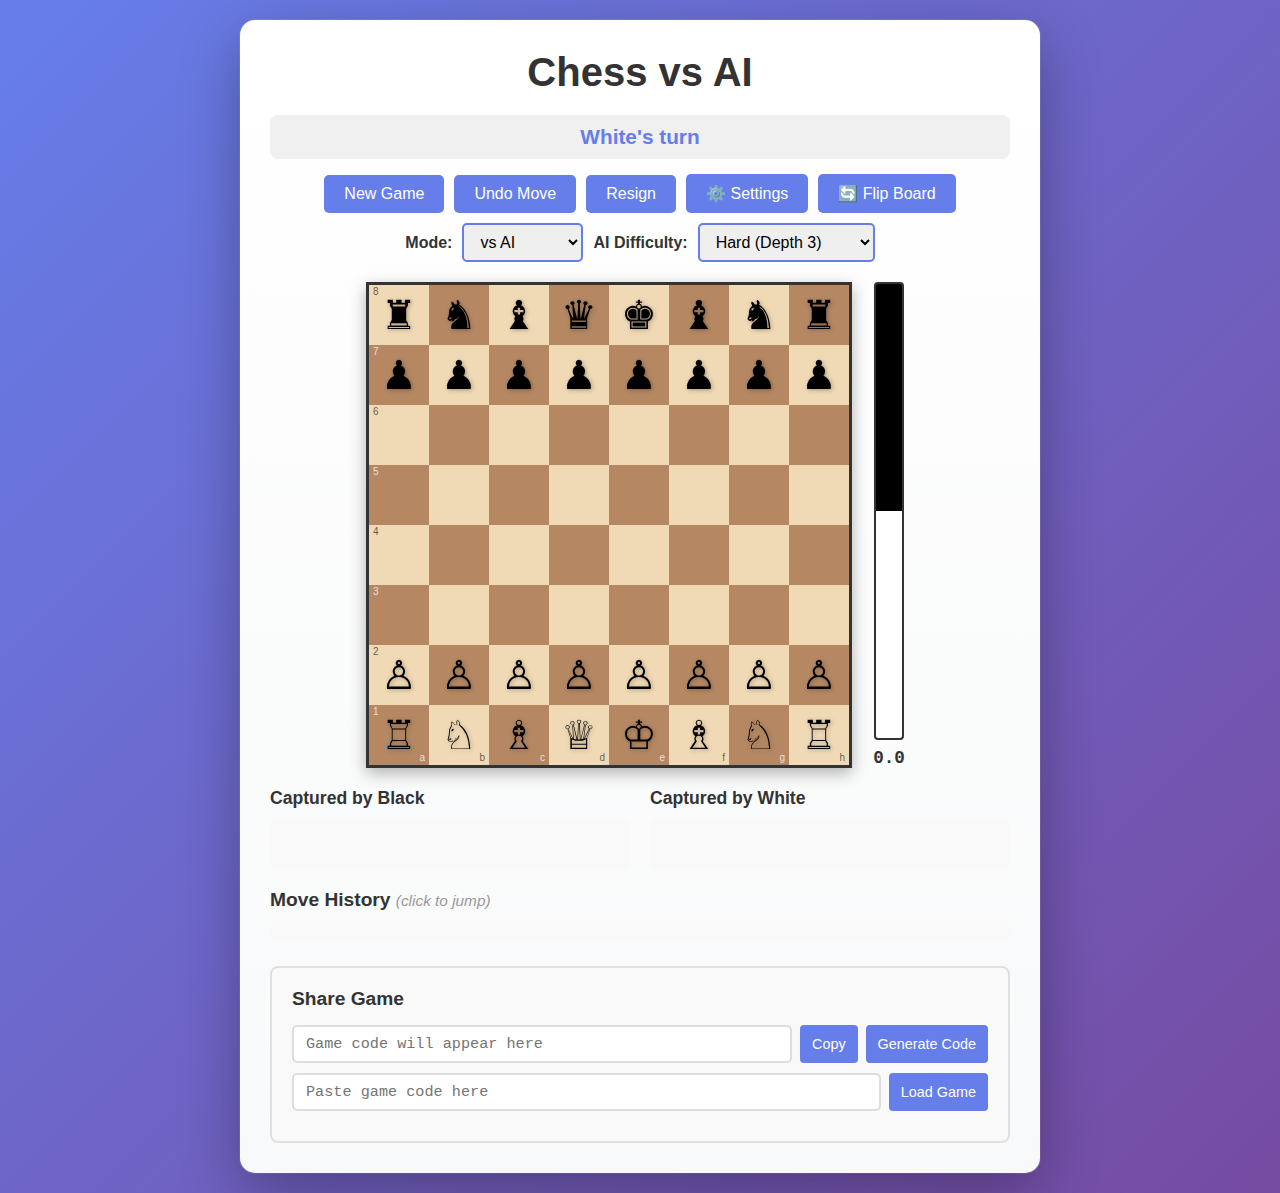
<file: index.html>
<!DOCTYPE html>
<html lang="en">
<head>
    <meta charset="UTF-8">
    <meta name="viewport" content="width=device-width, initial-scale=1.0">
    <title>Chess vs AI</title>
    <link rel="stylesheet" href="styles.css">
</head>
<body>
    <div class="container">
        <h1>Chess vs AI</h1>

        <div class="game-info">
            <div class="status" id="status">White's turn</div>
            <div class="controls">
                <button id="newGame" class="btn">New Game</button>
                <button id="undoMove" class="btn">Undo Move</button>
                <button id="resignBtn" class="btn">Resign</button>
                <button id="settingsBtn" class="btn">⚙️ Settings</button>
                <button id="flipBoard" class="btn">🔄 Flip Board</button>
                <div class="game-mode-selector">
                    <label for="gameMode">Mode:</label>
                    <select id="gameMode">
                        <option value="ai" selected>vs AI</option>
                        <option value="human">vs Human</option>
                    </select>
                </div>
                <div class="difficulty-selector" id="difficultySelector">
                    <label for="difficulty">AI Difficulty:</label>
                    <select id="difficulty">
                        <option value="1">Easy (Depth 1)</option>
                        <option value="2">Medium (Depth 2)</option>
                        <option value="3" selected>Hard (Depth 3)</option>
                        <option value="4">Expert (Depth 4)</option>
                    </select>
                </div>
            </div>
        </div>

        <!-- Settings Modal -->
        <div id="settingsModal" class="modal">
            <div class="modal-content">
                <div class="modal-header">
                    <h2>Game Settings</h2>
                    <span class="close">&times;</span>
                </div>
                <div class="modal-body">
                    <div class="setting-group">
                        <h3>Timer Settings</h3>
                        <label>
                            <input type="checkbox" id="enableTimer"> Enable Timer
                        </label>
                        <div id="timerOptions" class="timer-options">
                            <label for="timeControl">Time Control:</label>
                            <select id="timeControl">
                                <option value="bullet1">Bullet (1 min)</option>
                                <option value="bullet2">Bullet (2 min + 1s)</option>
                                <option value="blitz3">Blitz (3 min)</option>
                                <option value="blitz5" selected>Blitz (5 min)</option>
                                <option value="rapid10">Rapid (10 min)</option>
                                <option value="rapid15">Rapid (15 min + 10s)</option>
                                <option value="classical30">Classical (30 min)</option>
                                <option value="custom">Custom</option>
                            </select>
                            <div id="customTimer" class="custom-timer">
                                <label>
                                    Minutes: <input type="number" id="customMinutes" min="1" max="180" value="5">
                                </label>
                                <label>
                                    Increment (seconds): <input type="number" id="customIncrement" min="0" max="60" value="0">
                                </label>
                            </div>
                        </div>
                    </div>

                    <div class="setting-group">
                        <h3>Visual Settings</h3>
                        <label for="uiTheme">UI Theme:</label>
                        <select id="uiTheme">
                            <option value="modern" selected>Modern</option>
                            <option value="minimal">Minimal</option>
                            <option value="classic">Classic</option>
                            <option value="dark">Dark Mode</option>
                            <option value="retro">Retro</option>
                        </select>
                        <label style="margin-top: 15px;" for="boardTheme">Board Colors:</label>
                        <select id="boardTheme">
                            <option value="classic" selected>Classic</option>
                            <option value="wood">Wood</option>
                            <option value="marble">Marble</option>
                            <option value="neon">Neon</option>
                            <option value="ocean">Ocean</option>
                        </select>
                        <label style="margin-top: 15px;" for="pieceStyle">Piece Style:</label>
                        <select id="pieceStyle">
                            <option value="standard" selected>Standard</option>
                            <option value="bold">Bold</option>
                            <option value="outlined">Outlined</option>
                        </select>
                        <div class="piece-size-control" style="margin-top: 15px;">
                            <label for="pieceSize">Piece Size:</label>
                            <input type="range" id="pieceSize" min="28" max="60" step="1" value="40">
                            <span id="pieceSizeValue" class="range-value">40px</span>
                        </div>
                        <label style="margin-top: 15px;" for="evalBarLayout">Evaluation Bar:</label>
                        <select id="evalBarLayout">
                            <option value="side-right" selected>Side (Right)</option>
                            <option value="side-left">Side (Left)</option>
                            <option value="horizontal-top">Horizontal (Top)</option>
                            <option value="horizontal-bottom">Horizontal (Bottom)</option>
                            <option value="hidden">Hidden</option>
                        </select>
                        <label style="margin-top: 15px;">
                            <input type="checkbox" id="enableSounds" checked> Enable Sound Effects
                        </label>
                        <label>
                            <input type="checkbox" id="enableAnimations" checked> Enable Animations
                        </label>
                        <div class="volume-control">
                            <label for="soundVolume">Sound Volume:</label>
                            <input type="range" id="soundVolume" min="0" max="1" step="0.05" value="0.8">
                        </div>
                    </div>

                    <div class="setting-group">
                        <h3>Game Variants</h3>
                        <label>
                            <input type="checkbox" id="enableChess960"> Chess960 (Fischer Random)
                        </label>
                        <p class="setting-description">Randomizes the starting position of pieces on the back rank.</p>
                    </div>

                    <div class="setting-group">
                        <h3>Handicap Mode</h3>
                        <label>
                            <input type="checkbox" id="enableHandicap"> Enable Handicap
                        </label>
                        <div id="handicapOptions" class="handicap-options">
                            <label>Handicap for:</label>
                            <select id="handicapSide">
                                <option value="black">Black (AI)</option>
                                <option value="white">White (Player)</option>
                            </select>
                            <div class="piece-removal">
                                <p>Remove pieces:</p>
                                <div class="piece-checkboxes">
                                    <label><input type="checkbox" value="Q" class="handicap-piece"> Queen</label>
                                    <label><input type="checkbox" value="R" class="handicap-piece"> Rook(s)</label>
                                    <label><input type="checkbox" value="B" class="handicap-piece"> Bishop(s)</label>
                                    <label><input type="checkbox" value="N" class="handicap-piece"> Knight(s)</label>
                                    <label><input type="checkbox" value="P" class="handicap-piece"> Pawn(s)</label>
                                </div>
                            </div>
                        </div>
                    </div>
                </div>
                <div class="modal-footer">
                    <button id="applySettings" class="btn btn-primary">Apply & New Game</button>
                    <button id="cancelSettings" class="btn btn-secondary">Cancel</button>
                </div>
            </div>
        </div>

        <div class="board-container">
            <!-- Timer Display -->
            <div class="timer-display" id="timerDisplay" style="display: none;">
                <div class="timer black-timer" id="blackTimer">
                    <span class="timer-label">Black</span>
                    <span class="timer-time">5:00</span>
                </div>
                <div class="timer white-timer" id="whiteTimer">
                    <span class="timer-label">White</span>
                    <span class="timer-time">5:00</span>
                </div>
            </div>

            <div class="play-area eval-side-right" id="playArea">
                <div id="chessboard" class="chessboard"></div>

                <!-- Evaluation Bar -->
                <div class="eval-bar-container" id="evalBarContainer">
                    <div class="eval-bar" id="evalBar">
                        <div class="eval-bar-fill" id="evalBarFill"></div>
                    </div>
                    <div class="eval-score" id="evalScore">0.0</div>
                </div>
            </div>
        </div>

        <div class="captured-pieces">
            <div class="captured-white">
                <h3>Captured by Black</h3>
                <div id="capturedWhite" class="pieces-list"></div>
            </div>
            <div class="captured-black">
                <h3>Captured by White</h3>
                <div id="capturedBlack" class="pieces-list"></div>
            </div>
        </div>

        <div class="move-history">
            <h3>Move History <span class="history-hint">(click to jump)</span></h3>
            <div id="moveList" class="move-list"></div>
            <div id="viewingPast" class="viewing-past" style="display: none;">
                <span>📍 Viewing past position</span>
                <button id="returnToPresent" class="btn-small">Return to Current Game</button>
            </div>
        </div>

        <div class="game-code-section">
            <h3>Share Game</h3>
            <div class="code-display">
                <input type="text" id="gameCode" readonly placeholder="Game code will appear here">
                <button id="copyCode" class="btn-small">Copy</button>
                <button id="generateCode" class="btn-small">Generate Code</button>
            </div>
            <div class="code-load">
                <input type="text" id="loadCodeInput" placeholder="Paste game code here">
                <button id="loadCode" class="btn-small">Load Game</button>
            </div>
        </div>
    </div>

    <!-- Promotion Modal -->
    <div id="promotionModal" class="modal promotion-modal">
        <div class="promotion-content">
            <h3>Choose Promotion</h3>
            <div class="promotion-pieces" id="promotionPieces">
                <!-- Pieces will be inserted here -->
            </div>
        </div>
    </div>

    <script src="chess.js"></script>
</body>
</html>
</file>
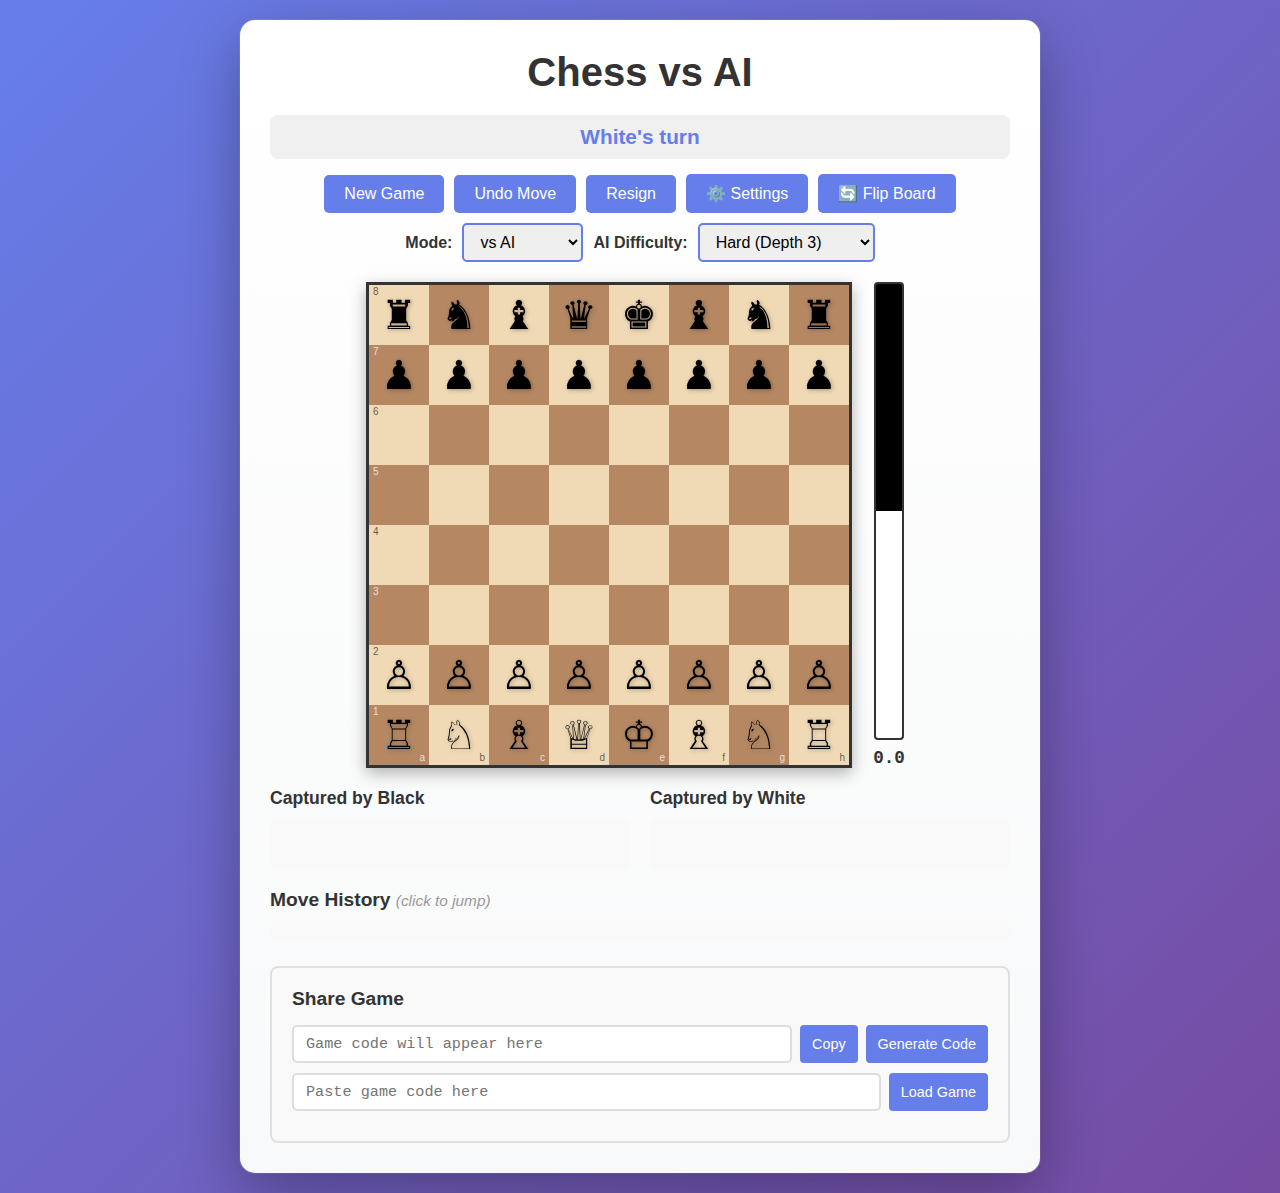
<file: chess-single-page.html>
<!DOCTYPE html>
<html lang="en">
<head>
    <meta charset="UTF-8">
    <meta name="viewport" content="width=device-width, initial-scale=1.0">
    <title>Chess vs AI</title>
    <style>
* {
    margin: 0;
    padding: 0;
    box-sizing: border-box;
}

body {
    font-family: 'Segoe UI', Tahoma, Geneva, Verdana, sans-serif;
    background: linear-gradient(135deg, #667eea 0%, #764ba2 100%);
    min-height: 100vh;
    display: flex;
    justify-content: center;
    align-items: center;
    padding: 20px;
    transition: background 0.3s ease;
}

.container {
    background: white;
    border-radius: 15px;
    padding: 30px;
    box-shadow: 0 20px 60px rgba(0, 0, 0, 0.3);
    max-width: 800px;
    transition: all 0.3s ease;
}

/* ========== UI THEMES ========== */

/* Modern Theme (Default - Enhanced) */
body.theme-modern {
    background: linear-gradient(135deg, #667eea 0%, #764ba2 100%);
}

body.theme-modern .container {
    background: linear-gradient(to bottom, #ffffff 0%, #f8f9fa 100%);
    box-shadow: 0 20px 60px rgba(0, 0, 0, 0.3), 0 0 0 1px rgba(255,255,255,0.1);
}

/* Minimal Theme */
body.theme-minimal {
    background: #f5f5f5;
}

body.theme-minimal .container {
    background: white;
    border-radius: 8px;
    box-shadow: 0 4px 6px rgba(0, 0, 0, 0.1);
    border: 1px solid #e0e0e0;
}

body.theme-minimal .btn {
    background: #333;
    border-radius: 4px;
}

body.theme-minimal h1 {
    font-weight: 300;
    letter-spacing: -1px;
}

/* Classic Theme */
body.theme-classic {
    background: #8b7355;
}

body.theme-classic .container {
    background: #f4e4d7;
    border-radius: 5px;
    box-shadow: 0 10px 30px rgba(0, 0, 0, 0.5), inset 0 1px 0 rgba(255,255,255,0.3);
    border: 3px solid #5d4a3a;
}

body.theme-classic .btn {
    background: #8b6f47;
    border: 2px solid #5d4a3a;
}

body.theme-classic h1 {
    color: #3e2723;
    font-family: Georgia, serif;
}

/* Dark Theme */
body.theme-dark {
    background: #1a1a1a;
}

body.theme-dark .container {
    background: linear-gradient(to bottom, #2d2d2d 0%, #1f1f1f 100%);
    border: 1px solid #444;
    color: #e0e0e0;
}

body.theme-dark h1,
body.theme-dark h2,
body.theme-dark h3,
body.theme-dark label,
body.theme-dark .status {
    color: #e0e0e0;
}

body.theme-dark .btn {
    background: #667eea;
    color: white;
}

body.theme-dark .setting-group {
    border-bottom-color: #444;
}

body.theme-dark .modal-content {
    background: #2d2d2d;
    border: 1px solid #444;
}

body.theme-dark input,
body.theme-dark select {
    background: #1f1f1f;
    color: #e0e0e0;
    border-color: #444;
}

body.theme-dark .pieces-list,
body.theme-dark .move-list,
body.theme-dark .game-code-section {
    background: #1f1f1f;
    border-color: #444;
}

/* Retro Theme */
body.theme-retro {
    background: #000;
}

body.theme-retro .container {
    background: #0f380f;
    border-radius: 20px;
    box-shadow: 0 0 30px #9bbc0f, inset 0 0 100px rgba(155, 188, 15, 0.1);
    border: 4px solid #306230;
    color: #9bbc0f;
}

body.theme-retro h1,
body.theme-retro h2,
body.theme-retro h3,
body.theme-retro label {
    color: #9bbc0f;
    font-family: 'Courier New', monospace;
    text-shadow: 0 0 5px #9bbc0f;
}

body.theme-retro .btn {
    background: #0f380f;
    color: #9bbc0f;
    border: 2px solid #9bbc0f;
    box-shadow: 0 0 10px rgba(155, 188, 15, 0.3);
}

body.theme-retro .btn:hover {
    background: #306230;
    box-shadow: 0 0 15px rgba(155, 188, 15, 0.5);
}

body.theme-retro .status {
    color: #9bbc0f;
    background: #0a2e0a;
    border: 2px solid #306230;
}

h1 {
    text-align: center;
    color: #333;
    margin-bottom: 20px;
    font-size: 2.5em;
}

.game-info {
    margin-bottom: 20px;
}

.status {
    font-size: 1.3em;
    font-weight: bold;
    color: #667eea;
    text-align: center;
    margin-bottom: 15px;
    padding: 10px;
    background: #f0f0f0;
    border-radius: 8px;
}

.controls {
    display: flex;
    gap: 10px;
    justify-content: center;
    align-items: center;
    flex-wrap: wrap;
}

.btn {
    padding: 10px 20px;
    font-size: 1em;
    border: none;
    border-radius: 5px;
    background: #667eea;
    color: white;
    cursor: pointer;
    transition: background 0.3s;
}

.btn:hover {
    background: #5568d3;
}

.btn:active {
    transform: scale(0.98);
}

.difficulty-selector, .game-mode-selector {
    display: flex;
    gap: 10px;
    align-items: center;
}

.difficulty-selector label, .game-mode-selector label {
    font-weight: bold;
    color: #333;
}

.difficulty-selector select, .game-mode-selector select {
    padding: 8px 12px;
    border-radius: 5px;
    border: 2px solid #667eea;
    font-size: 1em;
    cursor: pointer;
}

.board-container {
    display: flex;
    justify-content: center;
    margin: 20px 0;
}

.chessboard {
    display: grid;
    grid-template-columns: repeat(8, 60px);
    grid-template-rows: repeat(8, 60px);
    border: 3px solid #333;
    box-shadow: 0 5px 15px rgba(0, 0, 0, 0.3);
}

.square {
    width: 60px;
    height: 60px;
    display: flex;
    justify-content: center;
    align-items: center;
    font-size: var(--piece-size, 40px);
    cursor: pointer;
    transition: background 0.2s;
    position: relative;
}

.square.light {
    background: #f0d9b5;
}

.square.dark {
    background: #b58863;
}

/* Board Themes */
.theme-wood .square.light {
    background: #d4a574;
}

.theme-wood .square.dark {
    background: #8b5a2b;
}

.theme-marble .square.light {
    background: #e8e8e8;
}

.theme-marble .square.dark {
    background: #6c7a89;
}

.theme-neon .square.light {
    background: #00ff88;
}

.theme-neon .square.dark {
    background: #0088ff;
}

.theme-ocean .square.light {
    background: #b8d4e8;
}

.theme-ocean .square.dark {
    background: #4a7ba7;
}

/* Board Flip */
.chessboard.flipped {
    transform: rotate(180deg);
}

.chessboard.flipped .square {
    transform: rotate(180deg);
}

/* Piece Animation */
.piece-animating {
    transition: all 0.3s ease-out;
}

.square {
    position: relative;
}

.square.selected {
    background: #829769 !important;
    box-shadow: inset 0 0 10px rgba(0, 0, 0, 0.5);
}

.square.last-move {
    background: #cdd26a !important;
}

.square.valid-move {
    position: relative;
}

.square.valid-move::after {
    content: '';
    position: absolute;
    width: 20px;
    height: 20px;
    background: rgba(0, 128, 0, 0.5);
    border-radius: 50%;
}

.square.valid-capture::after {
    content: '';
    position: absolute;
    width: 100%;
    height: 100%;
    border: 4px solid rgba(255, 0, 0, 0.5);
    border-radius: 50%;
}

/* Coordinates labels */
.coord {
    position: absolute;
    font-size: 10px;
    line-height: 1;
    pointer-events: none;
    user-select: none;
}

.coord.file {
    bottom: 2px;
    right: 4px;
    color: rgba(0,0,0,0.6);
}

.coord.rank {
    top: 2px;
    left: 4px;
    color: rgba(0,0,0,0.6);
}

.square.dark .coord.file,
.square.dark .coord.rank {
    color: rgba(255,255,255,0.75);
}

.square:hover {
    filter: brightness(0.9);
}

.piece {
    user-select: none;
    pointer-events: none;
    filter: drop-shadow(1px 1px 2px rgba(0,0,0,0.3));
    transition: transform 0.2s ease;
}

/* Piece Styles */
.piece-style-standard .piece {
    filter: drop-shadow(1px 1px 2px rgba(0,0,0,0.3));
}

.piece-style-bold .piece {
    font-weight: bold;
    filter: drop-shadow(2px 2px 3px rgba(0,0,0,0.5));
    transform: scale(1.1);
}

.piece-style-outlined .piece {
    text-shadow:
        -1px -1px 0 #000,
        1px -1px 0 #000,
        -1px 1px 0 #000,
        1px 1px 0 #000,
        0 0 3px rgba(0,0,0,0.5);
    filter: drop-shadow(2px 2px 4px rgba(0,0,0,0.4));
}

/* Animations */
@keyframes piece-float {
    0%, 100% { transform: translateY(0px); }
    50% { transform: translateY(-3px); }
}

.square:hover .piece {
    animation: piece-float 0.6s ease-in-out;
}

.chessboard.animations-enabled .piece {
    transition: all 0.3s cubic-bezier(0.4, 0.0, 0.2, 1);
}

.chessboard.animations-enabled .square {
    transition: background 0.3s ease, transform 0.1s ease;
}

.chessboard.animations-enabled .square:active {
    transform: scale(0.95);
}

.captured-pieces {
    display: flex;
    gap: 20px;
    justify-content: space-around;
    margin: 20px 0;
}

.captured-white, .captured-black {
    flex: 1;
}

.captured-pieces h3 {
    font-size: 1.1em;
    margin-bottom: 10px;
    color: #333;
}

.pieces-list {
    min-height: 50px;
    padding: 10px;
    background: #f9f9f9;
    border-radius: 5px;
    font-size: 30px;
    display: flex;
    flex-wrap: wrap;
    gap: 5px;
}

.move-history {
    margin-top: 20px;
}

.move-history h3 {
    font-size: 1.2em;
    margin-bottom: 10px;
    color: #333;
}

.history-hint {
    font-size: 0.8em;
    color: #999;
    font-weight: normal;
    font-style: italic;
}

.move-list {
    max-height: 150px;
    overflow-y: auto;
    padding: 10px;
    background: #f9f9f9;
    border-radius: 5px;
    font-family: 'Courier New', monospace;
}

.move-item {
    padding: 5px 8px;
    margin: 2px 0;
    background: white;
    border-radius: 3px;
    cursor: pointer;
    transition: background 0.2s, transform 0.1s;
    user-select: none;
}

.move-item:hover {
    background: #e0e0e0;
    transform: translateX(2px);
}

.move-item:nth-child(even) {
    background: #f0f0f0;
}

.move-item:nth-child(even):hover {
    background: #e0e0e0;
}

.move-item.active {
    background: #667eea;
    color: white;
    font-weight: bold;
}

.viewing-past {
    margin-top: 10px;
    padding: 10px;
    background: #fff3cd;
    border: 2px solid #ffc107;
    border-radius: 5px;
    display: flex;
    justify-content: space-between;
    align-items: center;
    font-weight: bold;
    color: #856404;
}

.btn-small {
    padding: 5px 12px;
    font-size: 0.9em;
    border: none;
    border-radius: 4px;
    background: #667eea;
    color: white;
    cursor: pointer;
    transition: background 0.3s;
}

.btn-small:hover {
    background: #5568d3;
}

.game-code-section {
    margin-top: 25px;
    padding: 20px;
    background: #f9f9f9;
    border-radius: 8px;
    border: 2px solid #e0e0e0;
}

.volume-control {
    display: flex;
    align-items: center;
    gap: 10px;
    margin-top: 10px;
}

.volume-control input[type="range"] {
    flex: 1;
}

.piece-size-control {
    display: flex;
    align-items: center;
    gap: 10px;
    margin-top: 10px;
}

.piece-size-control input[type="range"] {
    flex: 1;
}

.range-value {
    min-width: 48px;
    text-align: right;
    color: #555;
}

.game-code-section h3 {
    font-size: 1.2em;
    margin-bottom: 15px;
    color: #333;
}

.code-display, .code-load {
    display: flex;
    gap: 8px;
    margin-bottom: 10px;
}

.code-display input, .code-load input {
    flex: 1;
    padding: 8px 12px;
    border: 2px solid #ddd;
    border-radius: 5px;
    font-family: 'Courier New', monospace;
    font-size: 0.95em;
}

.code-display input:focus, .code-load input:focus {
    outline: none;
    border-color: #667eea;
}

/* Promotion Modal */
.promotion-modal .modal-content {
    max-width: 400px;
}

.promotion-content {
    padding: 30px;
    text-align: center;
}

.promotion-content h3 {
    margin-bottom: 20px;
    color: #333;
}

.promotion-pieces {
    display: flex;
    justify-content: center;
    gap: 15px;
}

.promotion-piece {
    font-size: 60px;
    padding: 15px;
    background: #f0f0f0;
    border-radius: 10px;
    cursor: pointer;
    transition: all 0.2s;
    user-select: none;
}

.promotion-piece:hover {
    background: #667eea;
    transform: scale(1.1);
}

/* Thinking indicator */
.thinking {
    color: #ff6b6b;
}

/* Modal Styles */
.modal {
    display: none;
    position: fixed;
    z-index: 1000;
    left: 0;
    top: 0;
    width: 100%;
    height: 100%;
    background-color: rgba(0, 0, 0, 0.5);
    overflow: auto;
}

.modal.show {
    display: block;
}

.modal-content {
    background-color: white;
    margin: 5% auto;
    padding: 0;
    border-radius: 10px;
    width: 90%;
    max-width: 600px;
    box-shadow: 0 10px 40px rgba(0, 0, 0, 0.3);
    animation: slideDown 0.3s ease;
}

@keyframes slideDown {
    from {
        transform: translateY(-50px);
        opacity: 0;
    }
    to {
        transform: translateY(0);
        opacity: 1;
    }
}

.modal-header {
    display: flex;
    justify-content: space-between;
    align-items: center;
    padding: 20px 30px;
    border-bottom: 1px solid #ddd;
}

.modal-header h2 {
    margin: 0;
    color: #333;
}

.close {
    color: #aaa;
    font-size: 28px;
    font-weight: bold;
    cursor: pointer;
    transition: color 0.3s;
}

.close:hover {
    color: #000;
}

.modal-body {
    padding: 30px;
    max-height: 60vh;
    overflow-y: auto;
}

.setting-group {
    margin-bottom: 25px;
    padding-bottom: 20px;
    border-bottom: 1px solid #eee;
}

.setting-group:last-child {
    border-bottom: none;
}

.setting-group h3 {
    margin-bottom: 15px;
    color: #667eea;
    font-size: 1.2em;
}

.setting-group label {
    display: block;
    margin-bottom: 10px;
    cursor: pointer;
    color: #333;
}

.setting-group input[type="checkbox"] {
    margin-right: 8px;
    cursor: pointer;
}

.setting-description {
    font-size: 0.9em;
    color: #666;
    font-style: italic;
    margin-top: 5px;
}

.timer-options, .handicap-options {
    margin-left: 20px;
    margin-top: 15px;
}

.timer-options select, .handicap-options select {
    width: 100%;
    padding: 8px 12px;
    border-radius: 5px;
    border: 2px solid #667eea;
    font-size: 1em;
    margin-top: 5px;
}

.custom-timer {
    margin-top: 15px;
    display: none;
}

.custom-timer.show {
    display: block;
}

.custom-timer label {
    display: flex;
    align-items: center;
    gap: 10px;
    margin-bottom: 10px;
}

.custom-timer input[type="number"] {
    padding: 5px 10px;
    border: 2px solid #ddd;
    border-radius: 5px;
    width: 100px;
}

.piece-removal {
    margin-top: 15px;
}

.piece-checkboxes {
    display: flex;
    flex-direction: column;
    gap: 8px;
    margin-top: 10px;
}

.modal-footer {
    display: flex;
    justify-content: flex-end;
    gap: 10px;
    padding: 20px 30px;
    border-top: 1px solid #ddd;
}

.btn-primary {
    background: #667eea;
}

.btn-secondary {
    background: #999;
}

/* Timer Display */
.timer-display {
    display: flex;
    justify-content: space-between;
    width: 100%;
    max-width: 500px;
    margin-bottom: 20px;
}

.timer {
    display: flex;
    flex-direction: column;
    align-items: center;
    padding: 15px 25px;
    border-radius: 10px;
    background: #f0f0f0;
    min-width: 120px;
}

.timer.active {
    background: #667eea;
    color: white;
    box-shadow: 0 0 20px rgba(102, 126, 234, 0.5);
}

.timer.warning {
    background: #ff9800;
    color: white;
    animation: pulse 1s infinite;
}

.timer.danger {
    background: #f44336;
    color: white;
    animation: pulse 0.5s infinite;
}

@keyframes pulse {
    0%, 100% {
        transform: scale(1);
    }
    50% {
        transform: scale(1.05);
    }
}

.timer-label {
    font-size: 0.9em;
    font-weight: bold;
    margin-bottom: 5px;
}

.timer-time {
    font-size: 1.8em;
    font-weight: bold;
    font-family: 'Courier New', monospace;
}

.board-container {
    flex-direction: column;
    align-items: center;
}

/* Play area wraps board + eval bar */
.play-area {
    display: flex;
    gap: 12px;
    align-items: stretch;
}
.play-area.eval-side-right { flex-direction: row; }
.play-area.eval-side-left { flex-direction: row-reverse; }
.play-area.eval-horizontal-top { flex-direction: column; }
.play-area.eval-horizontal-bottom { flex-direction: column-reverse; }

/* Evaluation Bar */
.eval-bar-container {
    display: flex;
    align-items: center;
    gap: 8px;
}
.eval-bar-container.horizontal {
    flex-direction: row;
}
.eval-bar-container.vertical {
    flex-direction: column;
}

.eval-bar {
    background: #000;
    border: 2px solid #333;
    border-radius: 4px;
    position: relative;
    overflow: hidden;
}
.eval-bar.vertical { width: 30px; height: 100%; }
.eval-bar.horizontal { width: 100%; height: 24px; }

.eval-bar-fill {
    position: absolute;
    background: #fff;
    left: 0;
    bottom: 0;
    width: 100%;
    height: 50%;
    transition: height 0.2s ease, width 0.2s ease;
}
.eval-bar.horizontal .eval-bar-fill {
    height: 100%;
    width: 50%;
}

.eval-score {
    font-size: 1.1em;
    font-weight: bold;
    font-family: 'Courier New', monospace;
    color: #333;
    min-width: 50px;
    text-align: center;
}

@media (max-width: 600px) {
    .chessboard {
        grid-template-columns: repeat(8, 45px);
        grid-template-rows: repeat(8, 45px);
    }

    .square {
        width: 45px;
        height: 45px;
        font-size: var(--piece-size, 30px);
    }

    h1 {
        font-size: 2em;
    }

    .container {
        padding: 15px;
    }
}
    </style>
</head>
<body>
    <div class="container">
        <h1>Chess vs AI</h1>

        <div class="game-info">
            <div class="status" id="status">White's turn</div>
            <div class="controls">
                <button id="newGame" class="btn">New Game</button>
                <button id="undoMove" class="btn">Undo Move</button>
                <button id="resignBtn" class="btn">Resign</button>
                <button id="settingsBtn" class="btn">⚙️ Settings</button>
                <button id="flipBoard" class="btn">🔄 Flip Board</button>
                <div class="game-mode-selector">
                    <label for="gameMode">Mode:</label>
                    <select id="gameMode">
                        <option value="ai" selected>vs AI</option>
                        <option value="human">vs Human</option>
                    </select>
                </div>
                <div class="difficulty-selector" id="difficultySelector">
                    <label for="difficulty">AI Difficulty:</label>
                    <select id="difficulty">
                        <option value="1">Easy (Depth 1)</option>
                        <option value="2">Medium (Depth 2)</option>
                        <option value="3" selected>Hard (Depth 3)</option>
                        <option value="4">Expert (Depth 4)</option>
                    </select>
                </div>
            </div>
        </div>

        <!-- Settings Modal -->
        <div id="settingsModal" class="modal">
            <div class="modal-content">
                <div class="modal-header">
                    <h2>Game Settings</h2>
                    <span class="close">&times;</span>
                </div>
                <div class="modal-body">
                    <div class="setting-group">
                        <h3>Timer Settings</h3>
                        <label>
                            <input type="checkbox" id="enableTimer"> Enable Timer
                        </label>
                        <div id="timerOptions" class="timer-options">
                            <label for="timeControl">Time Control:</label>
                            <select id="timeControl">
                                <option value="bullet1">Bullet (1 min)</option>
                                <option value="bullet2">Bullet (2 min + 1s)</option>
                                <option value="blitz3">Blitz (3 min)</option>
                                <option value="blitz5" selected>Blitz (5 min)</option>
                                <option value="rapid10">Rapid (10 min)</option>
                                <option value="rapid15">Rapid (15 min + 10s)</option>
                                <option value="classical30">Classical (30 min)</option>
                                <option value="custom">Custom</option>
                            </select>
                            <div id="customTimer" class="custom-timer">
                                <label>
                                    Minutes: <input type="number" id="customMinutes" min="1" max="180" value="5">
                                </label>
                                <label>
                                    Increment (seconds): <input type="number" id="customIncrement" min="0" max="60" value="0">
                                </label>
                            </div>
                        </div>
                    </div>

                    <div class="setting-group">
                        <h3>Visual Settings</h3>
                        <label for="uiTheme">UI Theme:</label>
                        <select id="uiTheme">
                            <option value="modern" selected>Modern</option>
                            <option value="minimal">Minimal</option>
                            <option value="classic">Classic</option>
                            <option value="dark">Dark Mode</option>
                            <option value="retro">Retro</option>
                        </select>
                        <label style="margin-top: 15px;" for="boardTheme">Board Colors:</label>
                        <select id="boardTheme">
                            <option value="classic" selected>Classic</option>
                            <option value="wood">Wood</option>
                            <option value="marble">Marble</option>
                            <option value="neon">Neon</option>
                            <option value="ocean">Ocean</option>
                        </select>
                        <label style="margin-top: 15px;" for="pieceStyle">Piece Style:</label>
                        <select id="pieceStyle">
                            <option value="standard" selected>Standard</option>
                            <option value="bold">Bold</option>
                            <option value="outlined">Outlined</option>
                        </select>
                        <div class="piece-size-control" style="margin-top: 15px;">
                            <label for="pieceSize">Piece Size:</label>
                            <input type="range" id="pieceSize" min="28" max="60" step="1" value="40">
                            <span id="pieceSizeValue" class="range-value">40px</span>
                        </div>
                        <label style="margin-top: 15px;" for="evalBarLayout">Evaluation Bar:</label>
                        <select id="evalBarLayout">
                            <option value="side-right" selected>Side (Right)</option>
                            <option value="side-left">Side (Left)</option>
                            <option value="horizontal-top">Horizontal (Top)</option>
                            <option value="horizontal-bottom">Horizontal (Bottom)</option>
                            <option value="hidden">Hidden</option>
                        </select>
                        <label style="margin-top: 15px;">
                            <input type="checkbox" id="enableSounds" checked> Enable Sound Effects
                        </label>
                        <label>
                            <input type="checkbox" id="enableAnimations" checked> Enable Animations
                        </label>
                        <div class="volume-control">
                            <label for="soundVolume">Sound Volume:</label>
                            <input type="range" id="soundVolume" min="0" max="1" step="0.05" value="0.8">
                        </div>
                    </div>

                    <div class="setting-group">
                        <h3>Game Variants</h3>
                        <label>
                            <input type="checkbox" id="enableChess960"> Chess960 (Fischer Random)
                        </label>
                        <p class="setting-description">Randomizes the starting position of pieces on the back rank.</p>
                    </div>

                    <div class="setting-group">
                        <h3>Handicap Mode</h3>
                        <label>
                            <input type="checkbox" id="enableHandicap"> Enable Handicap
                        </label>
                        <div id="handicapOptions" class="handicap-options">
                            <label>Handicap for:</label>
                            <select id="handicapSide">
                                <option value="black">Black (AI)</option>
                                <option value="white">White (Player)</option>
                            </select>
                            <div class="piece-removal">
                                <p>Remove pieces:</p>
                                <div class="piece-checkboxes">
                                    <label><input type="checkbox" value="Q" class="handicap-piece"> Queen</label>
                                    <label><input type="checkbox" value="R" class="handicap-piece"> Rook(s)</label>
                                    <label><input type="checkbox" value="B" class="handicap-piece"> Bishop(s)</label>
                                    <label><input type="checkbox" value="N" class="handicap-piece"> Knight(s)</label>
                                    <label><input type="checkbox" value="P" class="handicap-piece"> Pawn(s)</label>
                                </div>
                            </div>
                        </div>
                    </div>
                </div>
                <div class="modal-footer">
                    <button id="applySettings" class="btn btn-primary">Apply & New Game</button>
                    <button id="cancelSettings" class="btn btn-secondary">Cancel</button>
                </div>
            </div>
        </div>

        <div class="board-container">
            <!-- Timer Display -->
            <div class="timer-display" id="timerDisplay" style="display: none;">
                <div class="timer black-timer" id="blackTimer">
                    <span class="timer-label">Black</span>
                    <span class="timer-time">5:00</span>
                </div>
                <div class="timer white-timer" id="whiteTimer">
                    <span class="timer-label">White</span>
                    <span class="timer-time">5:00</span>
                </div>
            </div>

            <div class="play-area eval-side-right" id="playArea">
                <div id="chessboard" class="chessboard"></div>

                <!-- Evaluation Bar -->
                <div class="eval-bar-container" id="evalBarContainer">
                    <div class="eval-bar" id="evalBar">
                        <div class="eval-bar-fill" id="evalBarFill"></div>
                    </div>
                    <div class="eval-score" id="evalScore">0.0</div>
                </div>
            </div>
        </div>

        <div class="captured-pieces">
            <div class="captured-white">
                <h3>Captured by Black</h3>
                <div id="capturedWhite" class="pieces-list"></div>
            </div>
            <div class="captured-black">
                <h3>Captured by White</h3>
                <div id="capturedBlack" class="pieces-list"></div>
            </div>
        </div>

        <div class="move-history">
            <h3>Move History <span class="history-hint">(click to jump)</span></h3>
            <div id="moveList" class="move-list"></div>
            <div id="viewingPast" class="viewing-past" style="display: none;">
                <span>📍 Viewing past position</span>
                <button id="returnToPresent" class="btn-small">Return to Current Game</button>
            </div>
        </div>

        <div class="game-code-section">
            <h3>Share Game</h3>
            <div class="code-display">
                <input type="text" id="gameCode" readonly placeholder="Game code will appear here">
                <button id="copyCode" class="btn-small">Copy</button>
                <button id="generateCode" class="btn-small">Generate Code</button>
            </div>
            <div class="code-load">
                <input type="text" id="loadCodeInput" placeholder="Paste game code here">
                <button id="loadCode" class="btn-small">Load Game</button>
            </div>
        </div>
    </div>

    <!-- Promotion Modal -->
    <div id="promotionModal" class="modal promotion-modal">
        <div class="promotion-content">
            <h3>Choose Promotion</h3>
            <div class="promotion-pieces" id="promotionPieces">
                <!-- Pieces will be inserted here -->
            </div>
        </div>
    </div>

    <script src="chess.js"></script>
</body>
</html>

    <script>
// Chess Game with Minimax AI

// Piece Unicode characters
const PIECES = {
    'K': '♔', 'Q': '♕', 'R': '♖', 'B': '♗', 'N': '♘', 'P': '♙',
    'k': '♚', 'q': '♛', 'r': '♜', 'b': '♝', 'n': '♞', 'p': '♟'
};

// Opening book - common opening moves for AI
const OPENING_BOOK = {
    // Starting position - respond to popular openings
    'rnbqkbnr/pppppppp/8/8/4P3/8/PPPP1PPP/RNBQKBNR': ['e7e5', 'c7c5', 'e7e6', 'c7c6'], // After 1.e4
    'rnbqkbnr/pppppppp/8/8/3P4/8/PPP1PPPP/RNBQKBNR': ['d7d5', 'g8f6', 'e7e6', 'c7c5'], // After 1.d4
    'rnbqkbnr/pppppppp/8/8/8/5N2/PPPPPPPP/RNBQKB1R': ['d7d5', 'g8f6', 'c7c5'], // After 1.Nf3

    // After 1.e4 e5
    'rnbqkbnr/pppp1ppp/8/4p3/4P3/8/PPPP1PPP/RNBQKBNR': ['g1f3', 'b1c3', 'f1c4'], // White's 2nd move
    'rnbqkbnr/pppp1ppp/8/4p3/4P3/5N2/PPPP1PPP/RNBQKB1R': ['b8c6', 'g8f6', 'd7d6'], // After 1.e4 e5 2.Nf3

    // Sicilian Defense
    'rnbqkbnr/pp1ppppp/8/2p5/4P3/8/PPPP1PPP/RNBQKBNR': ['g1f3', 'b1c3', 'd2d4'], // After 1.e4 c5
    'rnbqkbnr/pp1ppppp/8/2p5/4P3/5N2/PPPP1PPP/RNBQKB1R': ['d7d6', 'b8c6', 'g8f6'], // After 1.e4 c5 2.Nf3

    // French Defense
    'rnbqkbnr/pppp1ppp/4p3/8/4P3/8/PPPP1PPP/RNBQKBNR': ['d2d4', 'b1c3', 'g1f3'], // After 1.e4 e6

    // Queen's Gambit
    'rnbqkbnr/ppp1pppp/8/3p4/3P4/8/PPP1PPPP/RNBQKBNR': ['c2c4'], // After 1.d4 d5
    'rnbqkbnr/ppp1pppp/8/3p4/2PP4/8/PP2PPPP/RNBQKBNR': ['e7e6', 'c7c6', 'd5c4'], // After 1.d4 d5 2.c4
};

// Piece values for evaluation
const PIECE_VALUES = {
    'P': 100, 'N': 320, 'B': 330, 'R': 500, 'Q': 900, 'K': 20000,
    'p': -100, 'n': -320, 'b': -330, 'r': -500, 'q': -900, 'k': -20000
};

// Position bonuses for pieces (encourages good positioning)
const POSITION_BONUS = {
    'P': [
        [0,  0,  0,  0,  0,  0,  0,  0],
        [50, 50, 50, 50, 50, 50, 50, 50],
        [10, 10, 20, 30, 30, 20, 10, 10],
        [5,  5, 10, 25, 25, 10,  5,  5],
        [0,  0,  0, 20, 20,  0,  0,  0],
        [5, -5,-10,  0,  0,-10, -5,  5],
        [5, 10, 10,-20,-20, 10, 10,  5],
        [0,  0,  0,  0,  0,  0,  0,  0]
    ],
    'N': [
        [-50,-40,-30,-30,-30,-30,-40,-50],
        [-40,-20,  0,  0,  0,  0,-20,-40],
        [-30,  0, 10, 15, 15, 10,  0,-30],
        [-30,  5, 15, 20, 20, 15,  5,-30],
        [-30,  0, 15, 20, 20, 15,  0,-30],
        [-30,  5, 10, 15, 15, 10,  5,-30],
        [-40,-20,  0,  5,  5,  0,-20,-40],
        [-50,-40,-30,-30,-30,-30,-40,-50]
    ],
    'B': [
        [-20,-10,-10,-10,-10,-10,-10,-20],
        [-10,  0,  0,  0,  0,  0,  0,-10],
        [-10,  0,  5, 10, 10,  5,  0,-10],
        [-10,  5,  5, 10, 10,  5,  5,-10],
        [-10,  0, 10, 10, 10, 10,  0,-10],
        [-10, 10, 10, 10, 10, 10, 10,-10],
        [-10,  5,  0,  0,  0,  0,  5,-10],
        [-20,-10,-10,-10,-10,-10,-10,-20]
    ],
    'R': [
        [0,  0,  0,  0,  0,  0,  0,  0],
        [5, 10, 10, 10, 10, 10, 10,  5],
        [-5,  0,  0,  0,  0,  0,  0, -5],
        [-5,  0,  0,  0,  0,  0,  0, -5],
        [-5,  0,  0,  0,  0,  0,  0, -5],
        [-5,  0,  0,  0,  0,  0,  0, -5],
        [-5,  0,  0,  0,  0,  0,  0, -5],
        [0,  0,  0,  5,  5,  0,  0,  0]
    ],
    'Q': [
        [-20,-10,-10, -5, -5,-10,-10,-20],
        [-10,  0,  0,  0,  0,  0,  0,-10],
        [-10,  0,  5,  5,  5,  5,  0,-10],
        [-5,  0,  5,  5,  5,  5,  0, -5],
        [0,  0,  5,  5,  5,  5,  0, -5],
        [-10,  5,  5,  5,  5,  5,  0,-10],
        [-10,  0,  5,  0,  0,  0,  0,-10],
        [-20,-10,-10, -5, -5,-10,-10,-20]
    ],
    'K': [
        [-30,-40,-40,-50,-50,-40,-40,-30],
        [-30,-40,-40,-50,-50,-40,-40,-30],
        [-30,-40,-40,-50,-50,-40,-40,-30],
        [-30,-40,-40,-50,-50,-40,-40,-30],
        [-20,-30,-30,-40,-40,-30,-30,-20],
        [-10,-20,-20,-20,-20,-20,-20,-10],
        [20, 20,  0,  0,  0,  0, 20, 20],
        [20, 30, 10,  0,  0, 10, 30, 20]
    ]
};

class ChessGame {
    constructor() {
        // Game settings
        this.settings = {
            timerEnabled: false,
            timeControl: 'blitz5',
            customMinutes: 5,
            customIncrement: 0,
            chess960: false,
            handicapEnabled: false,
            handicapSide: 'black',
            handicapPieces: [],
            boardTheme: 'classic',
            soundsEnabled: true,
            soundVolume: 0.8,
            animationsEnabled: true,
            gameMode: 'ai', // 'ai' or 'human'
            uiTheme: 'modern', // UI theme
            pieceStyle: 'standard', // piece appearance
            pieceSize: 40, // px font-size for pieces
            evalBarLayout: 'side-right' // side-right, side-left, horizontal-top, horizontal-bottom, hidden
        };

        // Sound effects (using Web Audio API with synthesized sounds)
        // Create a single shared AudioContext to avoid browser limits
        try {
            this.audioContext = new (window.AudioContext || window.webkitAudioContext)();
        } catch (e) {
            console.warn('Web Audio API not supported:', e);
            this.audioContext = null;
        }

        this.sounds = {
            move: () => this.playSound(400, 0.1, 'sine', 0.3),
            capture: () => this.playSound(200, 0.15, 'triangle', 0.4),
            check: () => this.playSound(800, 0.2, 'square', 0.2),
            gameOver: () => this.playGameOverSound()
        };

        // Board flip state
        this.boardFlipped = false;

        // Promotion state
        this.pendingPromotion = null;

        // Timer state
        this.timers = {
            white: 300000, // milliseconds
            black: 300000,
            increment: 0,
            activeTimer: null,
            lastUpdate: null
        };

        // Initial board setup (standard chess starting position)
        this.board = [
            ['r', 'n', 'b', 'q', 'k', 'b', 'n', 'r'],
            ['p', 'p', 'p', 'p', 'p', 'p', 'p', 'p'],
            ['.', '.', '.', '.', '.', '.', '.', '.'],
            ['.', '.', '.', '.', '.', '.', '.', '.'],
            ['.', '.', '.', '.', '.', '.', '.', '.'],
            ['.', '.', '.', '.', '.', '.', '.', '.'],
            ['P', 'P', 'P', 'P', 'P', 'P', 'P', 'P'],
            ['R', 'N', 'B', 'Q', 'K', 'B', 'N', 'R']
        ];

        this.currentPlayer = 'white'; // white or black
        this.selectedSquare = null;
        this.validMoves = [];
        this.capturedPieces = { white: [], black: [] };
        this.moveHistory = [];
        this.gameOver = false;
        this.aiDifficulty = 3; // depth of minimax search

        // Castling rights
        this.castlingRights = {
            white: { kingSide: true, queenSide: true },
            black: { kingSide: true, queenSide: true }
        };

        // En passant target square (if a pawn just moved two squares)
        this.enPassantTarget = null;

        // Last move for highlighting
        this.lastMove = null;

        // History navigation
        this.viewingHistoryIndex = null; // null means viewing current game
        this.fullGameHistory = []; // Stores complete game states

        // Load saved settings before initializing UI
        this.loadSettingsFromStorage?.();

        this.initializeBoard();
        this.attachEventListeners();
        this.setupSettingsModal();
        this.setupGameCodeHandlers();
        this.setupGameModeHandlers();
        this.applyBoardTheme();
        this.applyUITheme?.();
        this.applyPieceStyle?.();
        this.applyPieceSize?.();
        this.updateAnimationsClass?.();
        this.applyEvalBarLayout?.();

        // Try resuming last game if present
        this.loadAutosave?.();
    }

    // ========== SOUND EFFECTS ==========

    playSound(frequency, duration, type, volume) {
        if (!this.settings.soundsEnabled || !this.audioContext) return;

        try {
            const oscillator = this.audioContext.createOscillator();
            const gainNode = this.audioContext.createGain();

            oscillator.connect(gainNode);
            gainNode.connect(this.audioContext.destination);

            oscillator.frequency.value = frequency;
            oscillator.type = type;

            const globalVol = (this.settings && typeof this.settings.soundVolume === 'number') ? this.settings.soundVolume : 1;
            const vol = Math.max(0, Math.min(1, (volume ?? 0.3) * globalVol));
            gainNode.gain.setValueAtTime(vol, this.audioContext.currentTime);
            gainNode.gain.exponentialRampToValueAtTime(0.01, this.audioContext.currentTime + duration);

            oscillator.start(this.audioContext.currentTime);
            oscillator.stop(this.audioContext.currentTime + duration);
        } catch (e) {
            console.warn('Error playing sound:', e);
        }
    }

    playGameOverSound() {
        if (!this.settings.soundsEnabled || !this.audioContext) return;

        try {
            const oscillator = this.audioContext.createOscillator();
            const gainNode = this.audioContext.createGain();

            oscillator.connect(gainNode);
            gainNode.connect(this.audioContext.destination);

            oscillator.frequency.setValueAtTime(600, this.audioContext.currentTime);
            oscillator.frequency.exponentialRampToValueAtTime(300, this.audioContext.currentTime + 0.5);
            oscillator.type = 'sine';

            const globalVol = (this.settings && typeof this.settings.soundVolume === 'number') ? this.settings.soundVolume : 1;
            gainNode.gain.setValueAtTime(0.3 * globalVol, this.audioContext.currentTime);
            gainNode.gain.exponentialRampToValueAtTime(0.01, this.audioContext.currentTime + 0.5);

            oscillator.start(this.audioContext.currentTime);
            oscillator.stop(this.audioContext.currentTime + 0.5);
        } catch (e) {
            console.warn('Error playing game over sound:', e);
        }
    }

    initializeBoard() {
        const chessboard = document.getElementById('chessboard');
        chessboard.innerHTML = '';
        // Ensure appearance classes match settings
        if (this.applyPieceStyle) this.applyPieceStyle();
        if (this.applyPieceSize) this.applyPieceSize();
        if (this.updateAnimationsClass) this.updateAnimationsClass();

        for (let row = 0; row < 8; row++) {
            for (let col = 0; col < 8; col++) {
                const square = document.createElement('div');
                square.className = `square ${(row + col) % 2 === 0 ? 'light' : 'dark'}`;
                square.dataset.row = row;
                square.dataset.col = col;

                // Highlight last move
                if (this.lastMove) {
                    if ((this.lastMove.fromRow === row && this.lastMove.fromCol === col) ||
                        (this.lastMove.toRow === row && this.lastMove.toCol === col)) {
                        square.classList.add('last-move');
                    }
                }

                const piece = this.board[row][col];
                if (piece !== '.') {
                    square.innerHTML = `<span class="piece">${PIECES[piece]}</span>`;
                }

                // Add coordinates (files on bottom row, ranks on left column)
                if (row === 7) {
                    const file = String.fromCharCode(97 + col);
                    const fileDiv = document.createElement('div');
                    fileDiv.className = 'coord file';
                    fileDiv.textContent = file;
                    square.appendChild(fileDiv);
                }
                if (col === 0) {
                    const rank = 8 - row;
                    const rankDiv = document.createElement('div');
                    rankDiv.className = 'coord rank';
                    rankDiv.textContent = rank;
                    square.appendChild(rankDiv);
                }

                square.addEventListener('click', (e) => this.handleSquareClick(row, col));
                chessboard.appendChild(square);
            }
        }

        this.updateStatus();
    }

    attachEventListeners() {
        document.getElementById('newGame').addEventListener('click', () => {
            if (this.moveHistory.length > 0) {
                const ok = confirm('Start a new game? Your current game will be lost.');
                if (!ok) return;
            }
            this.resetGame();
        });
        document.getElementById('undoMove').addEventListener('click', () => this.undoMove());
        const resignBtn = document.getElementById('resignBtn');
        if (resignBtn) {
            resignBtn.addEventListener('click', () => this.resign());
        }
        document.getElementById('difficulty').addEventListener('change', (e) => {
            this.aiDifficulty = parseInt(e.target.value);
            this.saveSettingsToStorage?.();
        });
        document.getElementById('flipBoard').addEventListener('click', () => this.flipBoard());

        // Keyboard shortcuts
        document.addEventListener('keydown', (e) => {
            // Don't trigger if typing in an input field
            if (e.target.tagName === 'INPUT' || e.target.tagName === 'TEXTAREA') return;

            switch(e.key.toLowerCase()) {
                case 'z':
                    if (e.ctrlKey || e.metaKey) {
                        e.preventDefault();
                        this.undoMove();
                    }
                    break;
                case 'n':
                    if (e.ctrlKey || e.metaKey) {
                        e.preventDefault();
                        this.resetGame();
                    }
                    break;
                case 'f':
                    e.preventDefault();
                    this.flipBoard();
                    break;
                case 's':
                    if (e.ctrlKey || e.metaKey) {
                        e.preventDefault();
                        document.getElementById('settingsBtn').click();
                    }
                    break;
                case 'escape':
                    this.clearSelection();
                    break;
                case 'arrowleft':
                    if (this.viewingHistoryIndex !== null && this.viewingHistoryIndex > 0) {
                        this.jumpToMove(this.viewingHistoryIndex - 1);
                    }
                    break;
                case 'arrowright':
                    if (this.viewingHistoryIndex !== null && this.viewingHistoryIndex < this.moveHistory.length - 1) {
                        this.jumpToMove(this.viewingHistoryIndex + 1);
                    } else if (this.viewingHistoryIndex !== null) {
                        this.returnToPresent();
                    }
                    break;
            }
        });
    }

    setupGameModeHandlers() {
        const gameModeSelect = document.getElementById('gameMode');
        const difficultySelector = document.getElementById('difficultySelector');

        gameModeSelect.addEventListener('change', (e) => {
            this.settings.gameMode = e.target.value;

            // Show/hide difficulty selector based on mode
            if (e.target.value === 'ai') {
                difficultySelector.style.display = 'flex';
            } else {
                difficultySelector.style.display = 'none';
            }

            // Reset game when mode changes
            this.resetGame();
        });
    }

    flipBoard() {
        this.boardFlipped = !this.boardFlipped;
        const chessboard = document.getElementById('chessboard');

        if (this.boardFlipped) {
            chessboard.classList.add('flipped');
        } else {
            chessboard.classList.remove('flipped');
        }
    }

    applyBoardTheme() {
        const chessboard = document.getElementById('chessboard');
        // Remove all theme classes
        chessboard.classList.remove('theme-classic', 'theme-wood', 'theme-marble', 'theme-neon', 'theme-ocean');

        // Add current theme
        if (this.settings.boardTheme !== 'classic') {
            chessboard.classList.add(`theme-${this.settings.boardTheme}`);
        }
    }

    applyUITheme() {
        const themes = ['modern', 'minimal', 'classic', 'dark', 'retro'];
        document.body.classList.remove(...themes.map(t => `theme-${t}`));
        const theme = this.settings.uiTheme || 'modern';
        document.body.classList.add(`theme-${theme}`);
    }

    applyPieceStyle() {
        const chessboard = document.getElementById('chessboard');
        if (!chessboard) return;
        const styles = ['standard', 'bold', 'outlined'];
        chessboard.classList.remove(...styles.map(s => `piece-style-${s}`));
        const style = this.settings.pieceStyle || 'standard';
        chessboard.classList.add(`piece-style-${style}`);
    }

    applyPieceSize() {
        const chessboard = document.getElementById('chessboard');
        if (!chessboard) return;
        const size = Math.max(20, Math.min(80, this.settings.pieceSize || 40));
        chessboard.style.setProperty('--piece-size', `${size}px`);
        const valSpan = document.getElementById('pieceSizeValue');
        if (valSpan) valSpan.textContent = `${size}px`;
    }

    updateAnimationsClass() {
        const chessboard = document.getElementById('chessboard');
        if (!chessboard) return;
        if (this.settings.animationsEnabled) chessboard.classList.add('animations-enabled');
        else chessboard.classList.remove('animations-enabled');
    }

    applyEvalBarLayout() {
        const playArea = document.getElementById('playArea');
        const container = document.getElementById('evalBarContainer');
        const bar = document.getElementById('evalBar');
        if (!playArea || !container || !bar) return;

        // Reset visibility
        container.style.display = '';

        // Reset classes
        playArea.classList.remove('eval-side-right', 'eval-side-left', 'eval-horizontal-top', 'eval-horizontal-bottom');
        container.classList.remove('horizontal', 'vertical');
        bar.classList.remove('horizontal', 'vertical');

        const layout = this.settings.evalBarLayout || 'side-right';
        switch (layout) {
            case 'side-left':
                playArea.classList.add('eval-side-left');
                container.classList.add('vertical');
                bar.classList.add('vertical');
                break;
            case 'horizontal-top':
                playArea.classList.add('eval-horizontal-top');
                container.classList.add('horizontal');
                bar.classList.add('horizontal');
                break;
            case 'horizontal-bottom':
                playArea.classList.add('eval-horizontal-bottom');
                container.classList.add('horizontal');
                bar.classList.add('horizontal');
                break;
            case 'hidden':
                container.style.display = 'none';
                break;
            case 'side-right':
            default:
                playArea.classList.add('eval-side-right');
                container.classList.add('vertical');
                bar.classList.add('vertical');
        }
    }

    setupSettingsModal() {
        const modal = document.getElementById('settingsModal');
        const settingsBtn = document.getElementById('settingsBtn');
        const closeBtn = modal.querySelector('.close');
        const cancelBtn = document.getElementById('cancelSettings');
        const applyBtn = document.getElementById('applySettings');

        // Open modal
        settingsBtn.addEventListener('click', () => {
            modal.classList.add('show');
            this.loadSettingsToModal();
        });

        // Close modal
        closeBtn.addEventListener('click', () => modal.classList.remove('show'));
        cancelBtn.addEventListener('click', () => modal.classList.remove('show'));

        // Click outside to close
        window.addEventListener('click', (e) => {
            if (e.target === modal) {
                modal.classList.remove('show');
            }
        });

        // Toggle custom timer visibility
        document.getElementById('timeControl').addEventListener('change', (e) => {
            const customTimer = document.getElementById('customTimer');
            if (e.target.value === 'custom') {
                customTimer.classList.add('show');
            } else {
                customTimer.classList.remove('show');
            }
        });

        // Toggle timer options visibility
        document.getElementById('enableTimer').addEventListener('change', (e) => {
            const timerOptions = document.getElementById('timerOptions');
            timerOptions.style.display = e.target.checked ? 'block' : 'none';
        });

        // Toggle handicap options visibility
        document.getElementById('enableHandicap').addEventListener('change', (e) => {
            const handicapOptions = document.getElementById('handicapOptions');
            handicapOptions.style.display = e.target.checked ? 'block' : 'none';
        });

        // Live update piece size label as slider moves
        const sizeInput = document.getElementById('pieceSize');
        if (sizeInput) {
            sizeInput.addEventListener('input', (e) => {
                const v = parseInt(e.target.value, 10) || 40;
                const span = document.getElementById('pieceSizeValue');
                if (span) span.textContent = `${v}px`;
                // Live preview piece size
                this.settings.pieceSize = v;
                this.applyPieceSize?.();
            });
        }

        // Apply settings
        applyBtn.addEventListener('click', () => {
            this.applySettings();
            modal.classList.remove('show');
            this.resetGame();
        });
    }

    loadSettingsToModal() {
        document.getElementById('enableTimer').checked = this.settings.timerEnabled;
        document.getElementById('timerOptions').style.display = this.settings.timerEnabled ? 'block' : 'none';
        document.getElementById('timeControl').value = this.settings.timeControl;
        document.getElementById('customMinutes').value = this.settings.customMinutes;
        document.getElementById('customIncrement').value = this.settings.customIncrement;
        document.getElementById('boardTheme').value = this.settings.boardTheme;
        document.getElementById('enableSounds').checked = this.settings.soundsEnabled;
        document.getElementById('enableAnimations').checked = this.settings.animationsEnabled;
        document.getElementById('enableChess960').checked = this.settings.chess960;
        document.getElementById('enableHandicap').checked = this.settings.handicapEnabled;
        document.getElementById('handicapOptions').style.display = this.settings.handicapEnabled ? 'block' : 'none';
        document.getElementById('handicapSide').value = this.settings.handicapSide;

        // Load handicap pieces
        document.querySelectorAll('.handicap-piece').forEach(cb => {
            cb.checked = this.settings.handicapPieces.includes(cb.value);
        });

        // Visuals
        const uiSel = document.getElementById('uiTheme');
        if (uiSel) uiSel.value = this.settings.uiTheme || 'modern';
        const pieceSel = document.getElementById('pieceStyle');
        if (pieceSel) pieceSel.value = this.settings.pieceStyle || 'standard';
        const pieceSize = document.getElementById('pieceSize');
        if (pieceSize) pieceSize.value = this.settings.pieceSize || 40;
        const pieceSizeValue = document.getElementById('pieceSizeValue');
        if (pieceSizeValue) pieceSizeValue.textContent = `${this.settings.pieceSize || 40}px`;
        const evalBarSel = document.getElementById('evalBarLayout');
        if (evalBarSel) evalBarSel.value = this.settings.evalBarLayout || 'side-right';
        const vol = document.getElementById('soundVolume');
        if (vol) vol.value = (this.settings.soundVolume ?? 0.8);
    }

    applySettings() {
        this.settings.timerEnabled = document.getElementById('enableTimer').checked;
        this.settings.timeControl = document.getElementById('timeControl').value;
        this.settings.customMinutes = parseInt(document.getElementById('customMinutes').value);
        this.settings.customIncrement = parseInt(document.getElementById('customIncrement').value);
        this.settings.boardTheme = document.getElementById('boardTheme').value;
        this.settings.soundsEnabled = document.getElementById('enableSounds').checked;
        this.settings.animationsEnabled = document.getElementById('enableAnimations').checked;
        this.settings.chess960 = document.getElementById('enableChess960').checked;
        this.settings.handicapEnabled = document.getElementById('enableHandicap').checked;
        this.settings.handicapSide = document.getElementById('handicapSide').value;

        // Get handicap pieces
        this.settings.handicapPieces = Array.from(document.querySelectorAll('.handicap-piece:checked'))
            .map(cb => cb.value);

        // Apply visual changes
        const uiSel = document.getElementById('uiTheme');
        if (uiSel) this.settings.uiTheme = uiSel.value;
        const pieceSel = document.getElementById('pieceStyle');
        if (pieceSel) this.settings.pieceStyle = pieceSel.value;
        const pieceSize = document.getElementById('pieceSize');
        if (pieceSize) this.settings.pieceSize = parseInt(pieceSize.value, 10) || 40;
        const evalBarSel = document.getElementById('evalBarLayout');
        if (evalBarSel) this.settings.evalBarLayout = evalBarSel.value;
        const vol = document.getElementById('soundVolume');
        if (vol) this.settings.soundVolume = parseFloat(vol.value);

        this.applyBoardTheme();
        this.applyUITheme();
        this.applyPieceStyle();
        this.applyPieceSize();
        this.updateAnimationsClass();
        this.applyEvalBarLayout();

        // Set up timer
        if (this.settings.timerEnabled) {
            this.initializeTimer();
        }

        // Persist settings
        this.saveSettingsToStorage?.();
    }

    initializeTimer() {
        const timeControls = {
            'bullet1': { time: 60000, increment: 0 },
            'bullet2': { time: 120000, increment: 1000 },
            'blitz3': { time: 180000, increment: 0 },
            'blitz5': { time: 300000, increment: 0 },
            'rapid10': { time: 600000, increment: 0 },
            'rapid15': { time: 900000, increment: 10000 },
            'classical30': { time: 1800000, increment: 0 },
            'custom': {
                time: this.settings.customMinutes * 60000,
                increment: this.settings.customIncrement * 1000
            }
        };

        const control = timeControls[this.settings.timeControl];
        this.timers.white = control.time;
        this.timers.black = control.time;
        this.timers.increment = control.increment;
        this.timers.activeTimer = null;
        this.timers.lastUpdate = null;

        document.getElementById('timerDisplay').style.display = 'flex';
        this.updateTimerDisplay();
    }

    startTimer(color) {
        if (!this.settings.timerEnabled) return;

        // Stop any existing timer
        if (this.timers.activeTimer) {
            clearInterval(this.timers.activeTimer);
        }

        this.timers.lastUpdate = Date.now();
        this.timers.activeTimer = setInterval(() => {
            const now = Date.now();
            const elapsed = now - this.timers.lastUpdate;
            this.timers.lastUpdate = now;

            this.timers[color] -= elapsed;

            if (this.timers[color] <= 0) {
                this.timers[color] = 0;
                this.handleTimeOut(color);
            }

            this.updateTimerDisplay();
        }, 100);
    }

    stopTimer() {
        if (this.timers.activeTimer) {
            clearInterval(this.timers.activeTimer);
            this.timers.activeTimer = null;
        }
    }

    addIncrement(color) {
        if (!this.settings.timerEnabled) return;
        this.timers[color] += this.timers.increment;
        this.updateTimerDisplay();
    }

    updateTimerDisplay() {
        const formatTime = (ms) => {
            const totalSeconds = Math.ceil(ms / 1000);
            const minutes = Math.floor(totalSeconds / 60);
            const seconds = totalSeconds % 60;
            return `${minutes}:${seconds.toString().padStart(2, '0')}`;
        };

        const whiteTimer = document.getElementById('whiteTimer');
        const blackTimer = document.getElementById('blackTimer');

        whiteTimer.querySelector('.timer-time').textContent = formatTime(this.timers.white);
        blackTimer.querySelector('.timer-time').textContent = formatTime(this.timers.black);

        // Add visual indicators
        whiteTimer.classList.remove('active', 'warning', 'danger');
        blackTimer.classList.remove('active', 'warning', 'danger');

        if (this.currentPlayer === 'white' && !this.gameOver) {
            whiteTimer.classList.add('active');
            if (this.timers.white < 30000) whiteTimer.classList.add('danger');
            else if (this.timers.white < 60000) whiteTimer.classList.add('warning');
        } else if (this.currentPlayer === 'black' && !this.gameOver) {
            blackTimer.classList.add('active');
            if (this.timers.black < 30000) blackTimer.classList.add('danger');
            else if (this.timers.black < 60000) blackTimer.classList.add('warning');
        }
    }

    handleTimeOut(color) {
        this.stopTimer();
        this.gameOver = true;
        this.sounds.gameOver();
        const winner = color === 'white' ? 'Black' : 'White';
        this.updateStatus(`Time out! ${winner} wins!`);
    }

    generateChess960Position() {
        // Generate a random Chess960 starting position
        // Rules: bishops on opposite colors, king between rooks

        const position = Array(8).fill(null);

        // Place bishops on opposite colors
        const lightSquares = [1, 3, 5, 7];
        const darkSquares = [0, 2, 4, 6];

        const lightBishop = lightSquares[Math.floor(Math.random() * lightSquares.length)];
        const darkBishop = darkSquares[Math.floor(Math.random() * darkSquares.length)];

        position[lightBishop] = 'b';
        position[darkBishop] = 'b';

        // Place queen
        const emptySquares = position.map((p, i) => p === null ? i : -1).filter(i => i >= 0);
        const queenPos = emptySquares[Math.floor(Math.random() * emptySquares.length)];
        position[queenPos] = 'q';

        // Place knights
        const emptySquares2 = position.map((p, i) => p === null ? i : -1).filter(i => i >= 0);
        const knight1 = emptySquares2[Math.floor(Math.random() * emptySquares2.length)];
        position[knight1] = 'n';

        const emptySquares3 = position.map((p, i) => p === null ? i : -1).filter(i => i >= 0);
        const knight2 = emptySquares3[Math.floor(Math.random() * emptySquares3.length)];
        position[knight2] = 'n';

        // Place rooks and king (king must be between rooks)
        const emptySquares4 = position.map((p, i) => p === null ? i : -1).filter(i => i >= 0);
        position[emptySquares4[0]] = 'r';
        position[emptySquares4[1]] = 'k';
        position[emptySquares4[2]] = 'r';

        return position;
    }

    applyHandicap() {
        if (!this.settings.handicapEnabled) return;

        const side = this.settings.handicapSide;
        const pieces = this.settings.handicapPieces;
        const row = side === 'white' ? 7 : 0;

        pieces.forEach(pieceType => {
            switch (pieceType) {
                case 'Q':
                    // Remove queen
                    const queenCol = this.board[row].indexOf(side === 'white' ? 'Q' : 'q');
                    if (queenCol >= 0) this.board[row][queenCol] = '.';
                    break;
                case 'R':
                    // Remove both rooks
                    for (let col = 0; col < 8; col++) {
                        if (this.board[row][col] === (side === 'white' ? 'R' : 'r')) {
                            this.board[row][col] = '.';
                        }
                    }
                    break;
                case 'B':
                    // Remove both bishops
                    for (let col = 0; col < 8; col++) {
                        if (this.board[row][col] === (side === 'white' ? 'B' : 'b')) {
                            this.board[row][col] = '.';
                        }
                    }
                    break;
                case 'N':
                    // Remove both knights
                    for (let col = 0; col < 8; col++) {
                        if (this.board[row][col] === (side === 'white' ? 'N' : 'n')) {
                            this.board[row][col] = '.';
                        }
                    }
                    break;
                case 'P':
                    // Remove all pawns
                    const pawnRow = side === 'white' ? 6 : 1;
                    for (let col = 0; col < 8; col++) {
                        this.board[pawnRow][col] = '.';
                    }
                    break;
            }
        });
    }

    handleSquareClick(row, col) {
        if (this.gameOver) return;

        // If viewing history, don't allow moves
        if (this.viewingHistoryIndex !== null) return;

        // If it's AI's turn (and we're in AI mode), don't allow clicks
        if (this.settings.gameMode === 'ai' && this.currentPlayer === 'black') return;

        const piece = this.board[row][col];

        // If a square is already selected
        if (this.selectedSquare) {
            const validMove = this.validMoves.find(m => m.toRow === row && m.toCol === col);

            if (validMove) {
                // Execute the move
                this.makeMove(validMove);
                this.clearSelection();

                // Check game state
                if (!this.gameOver && this.settings.gameMode === 'ai' && !this.pendingPromotion) {
                    // AI's turn
                    setTimeout(() => this.makeAIMove(), 500);
                }
            } else if (piece !== '.' && this.isPlayerPiece(piece, this.currentPlayer)) {
                // Select a different piece
                this.selectSquare(row, col);
            } else {
                // Deselect
                this.clearSelection();
            }
        } else {
            // Select a piece if it belongs to the current player
            if (piece !== '.' && this.isPlayerPiece(piece, this.currentPlayer)) {
                this.selectSquare(row, col);
            }
        }
    }

    selectSquare(row, col) {
        this.selectedSquare = { row, col };
        this.validMoves = this.getValidMoves(row, col);
        this.highlightSquares();
    }

    clearSelection() {
        this.selectedSquare = null;
        this.validMoves = [];
        this.highlightSquares();
    }

    highlightSquares() {
        // Remove all highlights
        document.querySelectorAll('.square').forEach(sq => {
            sq.classList.remove('selected', 'valid-move', 'valid-capture');
        });

        // Highlight selected square
        if (this.selectedSquare) {
            const { row, col } = this.selectedSquare;
            const square = document.querySelector(`[data-row="${row}"][data-col="${col}"]`);
            square.classList.add('selected');

            // Highlight valid moves
            this.validMoves.forEach(move => {
                const targetSquare = document.querySelector(`[data-row="${move.toRow}"][data-col="${move.toCol}"]`);
                if (move.capture) {
                    targetSquare.classList.add('valid-capture');
                } else {
                    targetSquare.classList.add('valid-move');
                }
            });
        }
    }

    getValidMoves(row, col) {
        const piece = this.board[row][col];
        if (piece === '.') return [];

        const color = this.isWhitePiece(piece) ? 'white' : 'black';
        let moves = [];

        const pieceType = piece.toUpperCase();

        switch (pieceType) {
            case 'P':
                moves = this.getPawnMoves(row, col, color);
                break;
            case 'N':
                moves = this.getKnightMoves(row, col, color);
                break;
            case 'B':
                moves = this.getBishopMoves(row, col, color);
                break;
            case 'R':
                moves = this.getRookMoves(row, col, color);
                break;
            case 'Q':
                moves = this.getQueenMoves(row, col, color);
                break;
            case 'K':
                moves = this.getKingMoves(row, col, color);
                break;
        }

        // Filter out moves that would put own king in check
        return moves.filter(move => !this.wouldBeInCheck(move, color));
    }

    getPawnMoves(row, col, color) {
        const moves = [];
        const direction = color === 'white' ? -1 : 1;
        const startRow = color === 'white' ? 6 : 1;

        // Forward move
        if (this.isValidSquare(row + direction, col) && this.board[row + direction][col] === '.') {
            moves.push({ fromRow: row, fromCol: col, toRow: row + direction, toCol: col, capture: false });

            // Double move from starting position
            if (row === startRow && this.board[row + 2 * direction][col] === '.') {
                moves.push({ fromRow: row, fromCol: col, toRow: row + 2 * direction, toCol: col, capture: false, isDoublePawnMove: true });
            }
        }

        // Captures
        [-1, 1].forEach(dc => {
            const newRow = row + direction;
            const newCol = col + dc;
            if (this.isValidSquare(newRow, newCol)) {
                const target = this.board[newRow][newCol];
                if (target !== '.' && this.isPlayerPiece(target, color === 'white' ? 'black' : 'white')) {
                    moves.push({ fromRow: row, fromCol: col, toRow: newRow, toCol: newCol, capture: true });
                }

                // En passant
                if (this.enPassantTarget && this.enPassantTarget.row === newRow && this.enPassantTarget.col === newCol) {
                    moves.push({ fromRow: row, fromCol: col, toRow: newRow, toCol: newCol, capture: true, isEnPassant: true });
                }
            }
        });

        return moves;
    }

    getKnightMoves(row, col, color) {
        const moves = [];
        const offsets = [
            [-2, -1], [-2, 1], [-1, -2], [-1, 2],
            [1, -2], [1, 2], [2, -1], [2, 1]
        ];

        offsets.forEach(([dr, dc]) => {
            const newRow = row + dr;
            const newCol = col + dc;
            if (this.isValidSquare(newRow, newCol)) {
                const target = this.board[newRow][newCol];
                if (target === '.' || this.isPlayerPiece(target, color === 'white' ? 'black' : 'white')) {
                    moves.push({
                        fromRow: row, fromCol: col,
                        toRow: newRow, toCol: newCol,
                        capture: target !== '.'
                    });
                }
            }
        });

        return moves;
    }

    getBishopMoves(row, col, color) {
        return this.getSlidingMoves(row, col, color, [[-1, -1], [-1, 1], [1, -1], [1, 1]]);
    }

    getRookMoves(row, col, color) {
        return this.getSlidingMoves(row, col, color, [[-1, 0], [1, 0], [0, -1], [0, 1]]);
    }

    getQueenMoves(row, col, color) {
        return this.getSlidingMoves(row, col, color, [
            [-1, -1], [-1, 0], [-1, 1],
            [0, -1], [0, 1],
            [1, -1], [1, 0], [1, 1]
        ]);
    }

    getKingMoves(row, col, color) {
        const moves = [];
        const offsets = [
            [-1, -1], [-1, 0], [-1, 1],
            [0, -1], [0, 1],
            [1, -1], [1, 0], [1, 1]
        ];

        offsets.forEach(([dr, dc]) => {
            const newRow = row + dr;
            const newCol = col + dc;
            if (this.isValidSquare(newRow, newCol)) {
                const target = this.board[newRow][newCol];
                if (target === '.' || this.isPlayerPiece(target, color === 'white' ? 'black' : 'white')) {
                    moves.push({
                        fromRow: row, fromCol: col,
                        toRow: newRow, toCol: newCol,
                        capture: target !== '.'
                    });
                }
            }
        });

        // Castling
        if (!this.isInCheck(color)) {
            const backRank = color === 'white' ? 7 : 0;
            const rights = this.castlingRights[color];

            // Kingside castling
            if (rights.kingSide && row === backRank && col === 4) {
                if (this.board[backRank][5] === '.' && this.board[backRank][6] === '.' &&
                    this.board[backRank][7] === (color === 'white' ? 'R' : 'r')) {
                    // Check if squares are not under attack
                    if (!this.isSquareUnderAttack(backRank, 5, color) &&
                        !this.isSquareUnderAttack(backRank, 6, color)) {
                        moves.push({
                            fromRow: row, fromCol: col,
                            toRow: backRank, toCol: 6,
                            capture: false,
                            isCastling: true,
                            castlingSide: 'king'
                        });
                    }
                }
            }

            // Queenside castling
            if (rights.queenSide && row === backRank && col === 4) {
                if (this.board[backRank][3] === '.' && this.board[backRank][2] === '.' &&
                    this.board[backRank][1] === '.' &&
                    this.board[backRank][0] === (color === 'white' ? 'R' : 'r')) {
                    // Check if squares are not under attack
                    if (!this.isSquareUnderAttack(backRank, 3, color) &&
                        !this.isSquareUnderAttack(backRank, 2, color)) {
                        moves.push({
                            fromRow: row, fromCol: col,
                            toRow: backRank, toCol: 2,
                            capture: false,
                            isCastling: true,
                            castlingSide: 'queen'
                        });
                    }
                }
            }
        }

        return moves;
    }

    // Variant for attack detection: no castling, no check queries
    getKingMovesBasic(row, col, color) {
        const moves = [];
        const offsets = [
            [-1, -1], [-1, 0], [-1, 1],
            [0, -1], [0, 1],
            [1, -1], [1, 0], [1, 1]
        ];

        offsets.forEach(([dr, dc]) => {
            const newRow = row + dr;
            const newCol = col + dc;
            if (this.isValidSquare(newRow, newCol)) {
                const target = this.board[newRow][newCol];
                if (target === '.' || this.isPlayerPiece(target, color === 'white' ? 'black' : 'white')) {
                    moves.push({
                        fromRow: row, fromCol: col,
                        toRow: newRow, toCol: newCol,
                        capture: target !== '.'
                    });
                }
            }
        });

        return moves;
    }

    isSquareUnderAttack(row, col, defendingColor) {
        const attackingColor = defendingColor === 'white' ? 'black' : 'white';

        // Check if any opponent piece can attack this square
        for (let r = 0; r < 8; r++) {
            for (let c = 0; c < 8; c++) {
                const piece = this.board[r][c];
                if (piece !== '.' && this.isPlayerPiece(piece, attackingColor)) {
                    const moves = this.getValidMovesWithoutCheckTest(r, c, attackingColor);
                    if (moves.some(m => m.toRow === row && m.toCol === col)) {
                        return true;
                    }
                }
            }
        }
        return false;
    }

    getSlidingMoves(row, col, color, directions) {
        const moves = [];

        directions.forEach(([dr, dc]) => {
            let newRow = row + dr;
            let newCol = col + dc;

            while (this.isValidSquare(newRow, newCol)) {
                const target = this.board[newRow][newCol];

                if (target === '.') {
                    moves.push({ fromRow: row, fromCol: col, toRow: newRow, toCol: newCol, capture: false });
                } else {
                    if (this.isPlayerPiece(target, color === 'white' ? 'black' : 'white')) {
                        moves.push({ fromRow: row, fromCol: col, toRow: newRow, toCol: newCol, capture: true });
                    }
                    break;
                }

                newRow += dr;
                newCol += dc;
            }
        });

        return moves;
    }

    isValidSquare(row, col) {
        return row >= 0 && row < 8 && col >= 0 && col < 8;
    }

    isWhitePiece(piece) {
        return piece === piece.toUpperCase();
    }

    isPlayerPiece(piece, player) {
        if (player === 'white') {
            return this.isWhitePiece(piece);
        } else {
            return !this.isWhitePiece(piece);
        }
    }

    makeMove(move) {
        const { fromRow, fromCol, toRow, toCol } = move;
        const piece = this.board[fromRow][fromCol];
        const capturedPiece = this.board[toRow][toCol];

        // If viewing history, return to present first
        if (this.viewingHistoryIndex !== null) {
            this.returnToPresent();
        }

        // Save current state to full game history before making move
        this.saveGameState();

        // Save move for history
        const moveData = {
            move: move,
            capturedPiece: capturedPiece,
            piece: piece
        };
        this.moveHistory.push(moveData);

        // Play sound effect
        if (capturedPiece !== '.' || move.isEnPassant) {
            this.sounds.capture();
        } else {
            this.sounds.move();
        }

        // Handle en passant capture
        if (move.isEnPassant) {
            const capturedPawnRow = this.currentPlayer === 'white' ? toRow + 1 : toRow - 1;
            const capturedPawn = this.board[capturedPawnRow][toCol];
            const captureColor = this.isWhitePiece(capturedPawn) ? 'white' : 'black';
            this.capturedPieces[captureColor].push(capturedPawn);
            this.board[capturedPawnRow][toCol] = '.';
            this.updateCapturedPieces();
        }

        // Handle regular capture
        if (capturedPiece !== '.') {
            const captureColor = this.isWhitePiece(capturedPiece) ? 'white' : 'black';
            this.capturedPieces[captureColor].push(capturedPiece);
            this.updateCapturedPieces();
        }

        // Handle castling
        if (move.isCastling) {
            const backRank = this.currentPlayer === 'white' ? 7 : 0;
            if (move.castlingSide === 'king') {
                // Move rook for kingside castling
                this.board[backRank][5] = this.board[backRank][7];
                this.board[backRank][7] = '.';
            } else {
                // Move rook for queenside castling
                this.board[backRank][3] = this.board[backRank][0];
                this.board[backRank][0] = '.';
            }
        }

        // Move piece
        this.board[toRow][toCol] = piece;
        this.board[fromRow][fromCol] = '.';

        // Update castling rights
        if (piece.toUpperCase() === 'K') {
            this.castlingRights[this.currentPlayer].kingSide = false;
            this.castlingRights[this.currentPlayer].queenSide = false;
        } else if (piece.toUpperCase() === 'R') {
            if (fromCol === 0) {
                this.castlingRights[this.currentPlayer].queenSide = false;
            } else if (fromCol === 7) {
                this.castlingRights[this.currentPlayer].kingSide = false;
            }
        }

        // Update en passant target
        if (move.isDoublePawnMove) {
            const targetRow = this.currentPlayer === 'white' ? fromRow - 1 : fromRow + 1;
            this.enPassantTarget = { row: targetRow, col: fromCol };
        } else {
            this.enPassantTarget = null;
        }

        // Track last move for highlighting
        this.lastMove = { fromRow, fromCol, toRow, toCol };

        // Check for pawn promotion
        if (piece.toUpperCase() === 'P') {
            if ((this.isWhitePiece(piece) && toRow === 0) || (!this.isWhitePiece(piece) && toRow === 7)) {
                // Show promotion dialog
                this.pendingPromotion = { row: toRow, col: toCol, isWhite: this.isWhitePiece(piece) };
                this.showPromotionDialog(toRow, toCol);
                return; // Wait for promotion choice before continuing
            }
        }

        this.completeMoveAfterPromotion();
    }

    completeMoveAfterPromotion() {
        // Timer management
        if (this.settings.timerEnabled) {
            this.stopTimer();
            this.addIncrement(this.currentPlayer);
        }

        // Switch player
        this.currentPlayer = this.currentPlayer === 'white' ? 'black' : 'white';

        // Start timer for next player
        if (this.settings.timerEnabled && !this.gameOver) {
            this.startTimer(this.currentPlayer);
        }

        // Update UI
        this.initializeBoard();
        this.updateMoveHistory(this.moveHistory[this.moveHistory.length - 1]);
        this.updateEvaluationBar();
        this.checkGameOver();

        // Play check sound if applicable
        if (this.isInCheck(this.currentPlayer) && !this.gameOver) {
            this.sounds.check();
        }

        // Auto-save after each move
        this.saveAutosave?.();

        // If in AI mode and it's now AI's turn (black), trigger AI move
        if (!this.gameOver && this.settings.gameMode === 'ai' && this.currentPlayer === 'black') {
            setTimeout(() => this.makeAIMove(), 350);
        }
    }

    updateEvaluationBar() {
        const evaluation = this.evaluateBoard();
        const evalScore = evaluation / 100; // Convert to pawns

        // Update score display
        const scoreElement = document.getElementById('evalScore');
        if (Math.abs(evalScore) > 50) {
            scoreElement.textContent = evalScore > 0 ? '+M' : '-M'; // Checkmate in sight
        } else {
            scoreElement.textContent = evalScore >= 0 ? `+${evalScore.toFixed(1)}` : evalScore.toFixed(1);
        }

        // Update bar fill (50% = even, 0% = black winning, 100% = white winning)
        const evalBarFill = document.getElementById('evalBarFill');
        const evalBar = document.getElementById('evalBar');
        const container = document.getElementById('evalBarContainer');
        if (!evalBarFill || !evalBar || !container) return;

        // Convert evaluation to percentage (0-100%)
        const clampedEval = Math.max(-1000, Math.min(1000, evaluation));
        const percentage = 50 + (clampedEval / 2000) * 50;

        const layout = this.settings.evalBarLayout || 'side-right';
        const isHorizontal = layout.startsWith('horizontal');

        if (isHorizontal) {
            evalBarFill.style.height = '100%';
            evalBarFill.style.width = `${percentage}%`;
        } else {
            evalBarFill.style.width = '100%';
            evalBarFill.style.height = `${percentage}%`;
        }
    }

    showPromotionDialog(row, col) {
        const modal = document.getElementById('promotionModal');
        const piecesContainer = document.getElementById('promotionPieces');
        piecesContainer.innerHTML = '';

        const isWhite = this.isWhitePiece(this.board[row][col]);
        const pieces = isWhite ? ['Q', 'R', 'B', 'N'] : ['q', 'r', 'b', 'n'];

        pieces.forEach(piece => {
            const pieceDiv = document.createElement('div');
            pieceDiv.className = 'promotion-piece';
            pieceDiv.textContent = PIECES[piece];
            pieceDiv.addEventListener('click', () => {
                this.handlePromotion(piece);
            });
            piecesContainer.appendChild(pieceDiv);
        });

        modal.classList.add('show');
    }

    handlePromotion(promotedPiece) {
        if (!this.pendingPromotion) return;

        const { row, col } = this.pendingPromotion;
        this.board[row][col] = promotedPiece;

        // Close modal
        document.getElementById('promotionModal').classList.remove('show');
        this.pendingPromotion = null;

        // Continue with the move
        this.completeMoveAfterPromotion();
    }

    saveGameState() {
        // Save a snapshot of the current game state
        const state = {
            board: this.board.map(row => [...row]),
            currentPlayer: this.currentPlayer,
            capturedPieces: {
                white: [...this.capturedPieces.white],
                black: [...this.capturedPieces.black]
            },
            gameOver: this.gameOver
        };
        this.fullGameHistory.push(state);
    }

    jumpToMove(moveIndex) {
        // Can't jump while in the middle of a game
        if (!this.gameOver && this.currentPlayer === 'black') {
            return; // Don't allow during AI's turn
        }

        this.stopTimer();
        this.viewingHistoryIndex = moveIndex;

        // Load the game state after this move
        if (moveIndex < 0 || this.fullGameHistory.length === 0) {
            // Jump to initial position
            this.loadInitialPosition();
        } else if (moveIndex < this.fullGameHistory.length) {
            const state = this.fullGameHistory[moveIndex];
            this.loadGameState(state);
        }

        // Update UI to show we're viewing history
        document.getElementById('viewingPast').style.display = 'flex';

        // Highlight the selected move
        this.highlightMoveInHistory(moveIndex);

        // Disable interactions
        this.initializeBoard();
    }

    loadGameState(state) {
        this.board = state.board.map(row => [...row]);
        this.currentPlayer = state.currentPlayer;
        this.capturedPieces = {
            white: [...state.capturedPieces.white],
            black: [...state.capturedPieces.black]
        };
        this.gameOver = state.gameOver;
        this.updateCapturedPieces();
    }

    loadInitialPosition() {
        // Load the starting position
        if (this.fullGameHistory.length > 0) {
            this.loadGameState(this.fullGameHistory[0]);
        }
    }

    returnToPresent() {
        this.viewingHistoryIndex = null;
        document.getElementById('viewingPast').style.display = 'none';

        // Restore the latest game state
        if (this.fullGameHistory.length > 0) {
            const latestState = this.fullGameHistory[this.fullGameHistory.length - 1];
            this.loadGameState(latestState);
        }

        this.highlightMoveInHistory(this.moveHistory.length - 1);
        this.initializeBoard();

        // Restart timer if game is ongoing
        if (!this.gameOver && this.settings.timerEnabled) {
            this.startTimer(this.currentPlayer);
        }
    }

    highlightMoveInHistory(activeIndex) {
        const moveItems = document.querySelectorAll('.move-item');
        moveItems.forEach((item, index) => {
            if (index === activeIndex) {
                item.classList.add('active');
            } else {
                item.classList.remove('active');
            }
        });
    }

    wouldBeInCheck(move, color) {
        // Simulate the move
        const { fromRow, fromCol, toRow, toCol } = move;
        const piece = this.board[fromRow][fromCol];
        const target = this.board[toRow][toCol];

        this.board[toRow][toCol] = piece;
        this.board[fromRow][fromCol] = '.';

        const inCheck = this.isInCheck(color);

        // Undo the move
        this.board[fromRow][fromCol] = piece;
        this.board[toRow][toCol] = target;

        return inCheck;
    }

    isInCheck(color) {
        // Find king position
        let kingRow, kingCol;
        const kingPiece = color === 'white' ? 'K' : 'k';

        for (let row = 0; row < 8; row++) {
            for (let col = 0; col < 8; col++) {
                if (this.board[row][col] === kingPiece) {
                    kingRow = row;
                    kingCol = col;
                    break;
                }
            }
            if (kingRow !== undefined) break;
        }

        // Check if any opponent piece can attack the king
        const opponentColor = color === 'white' ? 'black' : 'white';

        for (let row = 0; row < 8; row++) {
            for (let col = 0; col < 8; col++) {
                const piece = this.board[row][col];
                if (piece !== '.' && this.isPlayerPiece(piece, opponentColor)) {
                    const moves = this.getValidMovesWithoutCheckTest(row, col, opponentColor);
                    if (moves.some(m => m.toRow === kingRow && m.toCol === kingCol)) {
                        return true;
                    }
                }
            }
        }

        return false;
    }

    getValidMovesWithoutCheckTest(row, col, color) {
        const piece = this.board[row][col];
        if (piece === '.') return [];

        const pieceType = piece.toUpperCase();

        switch (pieceType) {
            case 'P': return this.getPawnMoves(row, col, color);
            case 'N': return this.getKnightMoves(row, col, color);
            case 'B': return this.getBishopMoves(row, col, color);
            case 'R': return this.getRookMoves(row, col, color);
            case 'Q': return this.getQueenMoves(row, col, color);
            case 'K': return this.getKingMovesBasic(row, col, color);
            default: return [];
        }
    }

    getAllValidMoves(color) {
        const moves = [];

        for (let row = 0; row < 8; row++) {
            for (let col = 0; col < 8; col++) {
                const piece = this.board[row][col];
                if (piece !== '.' && this.isPlayerPiece(piece, color)) {
                    moves.push(...this.getValidMoves(row, col));
                }
            }
        }

        return moves;
    }

    checkGameOver() {
        const validMoves = this.getAllValidMoves(this.currentPlayer);

        if (validMoves.length === 0) {
            if (this.isInCheck(this.currentPlayer)) {
                // Checkmate
                this.gameOver = true;
                this.stopTimer();
                this.sounds.gameOver();
                const winner = this.currentPlayer === 'white' ? 'Black' : 'White';
                this.updateStatus(`Checkmate! ${winner} wins!`);
            } else {
                // Stalemate
                this.gameOver = true;
                this.stopTimer();
                this.sounds.gameOver();
                this.updateStatus('Stalemate! Game is a draw.');
            }
        } else if (this.isInCheck(this.currentPlayer)) {
            this.updateStatus(`${this.currentPlayer === 'white' ? 'White' : 'Black'} is in check!`);
        }
    }

    updateStatus(message = null) {
        const statusElement = document.getElementById('status');
        if (message) {
            statusElement.textContent = message;
        } else {
            const player = this.currentPlayer === 'white' ? 'White' : 'Black';
            statusElement.textContent = `${player}'s turn`;
        }
    }

    updateCapturedPieces() {
        const capturedWhite = document.getElementById('capturedWhite');
        const capturedBlack = document.getElementById('capturedBlack');

        capturedWhite.innerHTML = this.capturedPieces.white.map(p => PIECES[p]).join(' ');
        capturedBlack.innerHTML = this.capturedPieces.black.map(p => PIECES[p]).join(' ');
    }

    updateMoveHistory(moveData) {
        const moveList = document.getElementById('moveList');
        const { move, piece } = moveData;

        // Generate proper algebraic notation
        let notation = '';
        const pieceType = piece.toUpperCase();
        const toSquare = String.fromCharCode(97 + move.toCol) + (8 - move.toRow);

        // Handle castling
        if (move.isCastling) {
            notation = move.castlingSide === 'king' ? 'O-O' : 'O-O-O';
        } else {
            // Add piece symbol (except for pawns)
            if (pieceType !== 'P') {
                notation += pieceType;
            } else if (move.capture || move.isEnPassant) {
                // For pawn captures, add the file letter
                notation += String.fromCharCode(97 + move.fromCol);
            }

            // Add capture notation
            if (move.capture || move.isEnPassant) {
                notation += 'x';
            }

            // Add destination square
            notation += toSquare;

            // Add en passant notation
            if (move.isEnPassant) {
                notation += ' e.p.';
            }
        }

        const moveItem = document.createElement('div');
        moveItem.className = 'move-item';

        // Show move number
        const moveNum = Math.ceil(this.moveHistory.length / 2);
        const isWhiteMove = this.moveHistory.length % 2 === 1;
        const movePrefix = isWhiteMove ? `${moveNum}.` : `${moveNum}...`;

        moveItem.textContent = `${movePrefix} ${notation}`;

        // Make move clickable
        const moveIndex = this.moveHistory.length - 1;
        moveItem.addEventListener('click', () => this.jumpToMove(moveIndex));

        moveList.appendChild(moveItem);
        moveList.scrollTop = moveList.scrollHeight;
    }

    undoMove() {
        if (this.moveHistory.length === 0) return;

        // Stop timer
        this.stopTimer();

        // Undo AI move if it was the last move
        if (this.currentPlayer === 'white' && this.moveHistory.length > 0) {
            this.undoLastMove();
        }

        // Undo player move
        if (this.moveHistory.length > 0) {
            this.undoLastMove();
        }

        this.gameOver = false;
        this.clearSelection();

        // Restart timer for current player
        if (this.settings.timerEnabled) {
            this.startTimer(this.currentPlayer);
        }

        // Update autosave
        this.saveAutosave?.();
    }

    undoLastMove() {
        const lastMove = this.moveHistory.pop();
        const { move, capturedPiece, piece } = lastMove;

        // Move piece back
        this.board[move.fromRow][move.fromCol] = piece;
        this.board[move.toRow][move.toCol] = capturedPiece;

        // Restore captured piece
        if (capturedPiece !== '.') {
            const captureColor = this.isWhitePiece(capturedPiece) ? 'white' : 'black';
            const index = this.capturedPieces[captureColor].indexOf(capturedPiece);
            if (index > -1) {
                this.capturedPieces[captureColor].splice(index, 1);
            }
        }

        // Switch player back
        this.currentPlayer = this.currentPlayer === 'white' ? 'black' : 'white';

        // Update UI
        this.initializeBoard();
        this.updateCapturedPieces();

        const moveList = document.getElementById('moveList');
        if (moveList.lastChild) {
            moveList.removeChild(moveList.lastChild);
        }
    }

    resetGame() {
        // Stop any running timer
        this.stopTimer();

        // Reset to standard position
        this.board = [
            ['r', 'n', 'b', 'q', 'k', 'b', 'n', 'r'],
            ['p', 'p', 'p', 'p', 'p', 'p', 'p', 'p'],
            ['.', '.', '.', '.', '.', '.', '.', '.'],
            ['.', '.', '.', '.', '.', '.', '.', '.'],
            ['.', '.', '.', '.', '.', '.', '.', '.'],
            ['.', '.', '.', '.', '.', '.', '.', '.'],
            ['P', 'P', 'P', 'P', 'P', 'P', 'P', 'P'],
            ['R', 'N', 'B', 'Q', 'K', 'B', 'N', 'R']
        ];

        // Apply Chess960 if enabled
        if (this.settings.chess960) {
            const blackPos = this.generateChess960Position();
            const whitePos = blackPos.map(p => p ? p.toUpperCase() : p);
            this.board[0] = blackPos;
            this.board[7] = whitePos;
        }

        // Apply handicap if enabled
        this.applyHandicap();

        this.currentPlayer = 'white';
        this.selectedSquare = null;
        this.validMoves = [];
        this.capturedPieces = { white: [], black: [] };
        this.moveHistory = [];
        this.gameOver = false;

        // Reset castling rights
        this.castlingRights = {
            white: { kingSide: true, queenSide: true },
            black: { kingSide: true, queenSide: true }
        };

        // Reset en passant and last move
        this.enPassantTarget = null;
        this.lastMove = null;

        // Reset history tracking
        this.viewingHistoryIndex = null;
        this.fullGameHistory = [];
        this.saveGameState(); // Save initial position

        // Reset timer if enabled
        if (this.settings.timerEnabled) {
            this.initializeTimer();
            this.startTimer('white');
        } else {
            document.getElementById('timerDisplay').style.display = 'none';
        }

        this.initializeBoard();
        this.updateCapturedPieces();
        document.getElementById('moveList').innerHTML = '';
        document.getElementById('viewingPast').style.display = 'none';
        this.updateEvaluationBar?.();

        // Save autosave for fresh game
        this.saveAutosave?.();
    }

    // ========== GAME CODE ENCODING/DECODING ==========

    setupGameCodeHandlers() {
        document.getElementById('generateCode').addEventListener('click', () => {
            const code = this.encodeGameState();
            document.getElementById('gameCode').value = code;
        });

        document.getElementById('copyCode').addEventListener('click', () => {
            const codeInput = document.getElementById('gameCode');
            codeInput.select();
            document.execCommand('copy');

            // Visual feedback
            const btn = document.getElementById('copyCode');
            const originalText = btn.textContent;
            btn.textContent = 'Copied!';
            setTimeout(() => btn.textContent = originalText, 2000);
        });

        document.getElementById('loadCode').addEventListener('click', () => {
            const code = document.getElementById('loadCodeInput').value.trim();
            if (code) {
                try {
                    this.decodeAndLoadGameState(code);
                    document.getElementById('loadCodeInput').value = '';
                } catch (error) {
                    alert('Invalid game code! Please check and try again.');
                    console.error('Error loading game code:', error);
                }
            }
        });

        document.getElementById('returnToPresent').addEventListener('click', () => {
            this.returnToPresent();
        });
    }

    encodeGameState() {
        // Encode current game state into a compact alphanumeric string
        // Format v2: BOARD|PLAYER|CAPTURED_WHITE|CAPTURED_BLACK|CASTLING|ENPASSANT

        // Encode board (compress empty squares)
        let boardStr = '';
        for (let row = 0; row < 8; row++) {
            let emptyCount = 0;
            for (let col = 0; col < 8; col++) {
                const piece = this.board[row][col];
                if (piece === '.') {
                    emptyCount++;
                } else {
                    if (emptyCount > 0) {
                        boardStr += emptyCount;
                        emptyCount = 0;
                    }
                    boardStr += piece;
                }
            }
            if (emptyCount > 0) {
                boardStr += emptyCount;
            }
            if (row < 7) boardStr += '/';
        }

        // Encode current player (w or b)
        const playerChar = this.currentPlayer === 'white' ? 'w' : 'b';

        // Encode captured pieces
        const capturedWhite = this.capturedPieces.white.join('');
        const capturedBlack = this.capturedPieces.black.join('');

        // Castling rights
        const cr = this.castlingRights;
        let castling = '';
        if (cr.white.kingSide) castling += 'K';
        if (cr.white.queenSide) castling += 'Q';
        if (cr.black.kingSide) castling += 'k';
        if (cr.black.queenSide) castling += 'q';
        if (!castling) castling = '-';

        // En passant target
        let ep = '-';
        if (this.enPassantTarget && this.enPassantTarget.row != null && this.enPassantTarget.col != null) {
            ep = String.fromCharCode(97 + this.enPassantTarget.col) + (8 - this.enPassantTarget.row);
        }

        // Combine all parts
        const fullState = `${boardStr}|${playerChar}|${capturedWhite}|${capturedBlack}|${castling}|${ep}`;

        // Convert to base36 for compactness
        const encoded = this.stringToBase36(fullState);

        return encoded;
    }

    stringToBase36(str) {
        // Convert string to hexadecimal then to base36
        let hex = '';
        for (let i = 0; i < str.length; i++) {
            hex += str.charCodeAt(i).toString(16).padStart(2, '0');
        }

        // Split into chunks and convert each to base36
        const chunks = [];
        const chunkSize = 10; // Process 10 hex chars at a time
        for (let i = 0; i < hex.length; i += chunkSize) {
            const chunk = hex.substr(i, chunkSize);
            const num = parseInt(chunk, 16);
            chunks.push(num.toString(36));
        }

        return chunks.join('-');
    }

    base36ToString(base36Str) {
        // Convert base36 back to string
        const chunks = base36Str.split('-');
        let hex = '';

        for (const chunk of chunks) {
            const num = parseInt(chunk, 36);
            hex += num.toString(16).padStart(10, '0');
        }

        // Convert hex to string
        let str = '';
        for (let i = 0; i < hex.length; i += 2) {
            const charCode = parseInt(hex.substr(i, 2), 16);
            if (charCode > 0) {
                str += String.fromCharCode(charCode);
            }
        }

        return str;
    }

    decodeAndLoadGameState(code) {
        // Decode the base36 string
        const fullState = this.base36ToString(code);
        const parts = fullState.split('|');

        if (parts.length < 4) {
            throw new Error('Invalid game code format');
        }

        const [boardStr, playerChar, capturedWhite, capturedBlack, castlingStr, epStr] = parts;

        // Stop timer
        this.stopTimer();

        // Decode board
        const rows = boardStr.split('/');
        this.board = [];

        for (const rowStr of rows) {
            const row = [];
            for (let i = 0; i < rowStr.length; i++) {
                const char = rowStr[i];
                if (char >= '1' && char <= '8') {
                    // Empty squares
                    const count = parseInt(char);
                    for (let j = 0; j < count; j++) {
                        row.push('.');
                    }
                } else {
                    // Piece
                    row.push(char);
                }
            }
            this.board.push(row);
        }

        // Decode player
        this.currentPlayer = playerChar === 'w' ? 'white' : 'black';

        // Decode captured pieces
        this.capturedPieces.white = capturedWhite ? capturedWhite.split('') : [];
        this.capturedPieces.black = capturedBlack ? capturedBlack.split('') : [];

        // Reset other game state
        this.selectedSquare = null;
        this.validMoves = [];
        this.moveHistory = [];
        this.gameOver = false;
        this.viewingHistoryIndex = null;
        this.fullGameHistory = [];
        this.saveGameState(); // Save this loaded state

        // Restore castling rights if provided
        if (castlingStr) {
            const cs = { K:false, Q:false, k:false, q:false };
            for (const ch of castlingStr) { cs[ch] = true; }
            this.castlingRights = {
                white: { kingSide: !!cs.K, queenSide: !!cs.Q },
                black: { kingSide: !!cs.k, queenSide: !!cs.q }
            };
        } else {
            this.castlingRights = {
                white: { kingSide: true, queenSide: true },
                black: { kingSide: true, queenSide: true }
            };
        }

        // Restore en passant target if provided
        this.enPassantTarget = null;
        if (epStr && epStr !== '-') {
            const file = epStr[0].charCodeAt(0) - 97;
            const rank = parseInt(epStr[1], 10);
            if (!isNaN(file) && !isNaN(rank)) {
                this.enPassantTarget = { row: 8 - rank, col: file };
            }
        }

        // Update UI
        this.initializeBoard();
        this.updateCapturedPieces();
        document.getElementById('moveList').innerHTML = '';
        document.getElementById('viewingPast').style.display = 'none';
        this.updateStatus();
        this.applyBoardTheme();
        this.applyUITheme?.();
        this.applyPieceStyle?.();
        this.updateAnimationsClass?.();
        this.applyEvalBarLayout?.();

        // Check if loaded position is game over
        this.checkGameOver();

        // Persist loaded position
        this.saveAutosave?.();

        // If in AI mode and AI to move, continue play
        if (!this.gameOver && this.settings.gameMode === 'ai' && this.currentPlayer === 'black') {
            setTimeout(() => this.makeAIMove(), 350);
        }
    }

    // ========== AI MINIMAX IMPLEMENTATION ==========

    makeAIMove() {
        if (this.gameOver || this.currentPlayer !== 'black') return;

        this.updateStatus('AI is thinking...');
        document.getElementById('status').classList.add('thinking');

        setTimeout(() => {
            const bestMove = this.getBestMove();

            if (bestMove) {
                this.makeMove(bestMove);
            }

            document.getElementById('status').classList.remove('thinking');

            if (!this.gameOver) {
                this.updateStatus();
            }
        }, 100);
    }

    getBestMove() {
        // Check opening book first
        const fen = this.boardToFEN();
        if (OPENING_BOOK[fen]) {
            const bookMoves = OPENING_BOOK[fen];
            const randomBookMove = bookMoves[Math.floor(Math.random() * bookMoves.length)];
            // Convert book move notation to our move format
            const bookMove = this.parseBookMove(randomBookMove);
            if (bookMove) {
                return bookMove;
            }
        }

        const depth = this.aiDifficulty;
        let bestMove = null;
        let bestValue = Infinity; // minimize from white-eval perspective
        let alpha = -Infinity;
        let beta = Infinity;

        const moves = this.getAllValidMoves('black');

        // Shuffle moves for variety
        // Also prefer captures a bit (simple move ordering)
        moves.sort((a, b) => (b.capture ? 1 : 0) - (a.capture ? 1 : 0) || (Math.random() - 0.5));

        for (const move of moves) {
            // Make move
            const { fromRow, fromCol, toRow, toCol } = move;
            const piece = this.board[fromRow][fromCol];
            const target = this.board[toRow][toCol];

            this.board[toRow][toCol] = piece;
            this.board[fromRow][fromCol] = '.';

            // Evaluate
            const value = this.minimax(depth - 1, alpha, beta, false); // white to move, maximize white

            // Undo move
            this.board[fromRow][fromCol] = piece;
            this.board[toRow][toCol] = target;

            if (value < bestValue) {
                bestValue = value;
                bestMove = move;
                beta = Math.min(beta, bestValue);
            }
        }

        return bestMove;
    }

    boardToFEN() {
        // Convert board to FEN notation (simplified - just piece placement)
        let fen = '';
        for (let row = 0; row < 8; row++) {
            let emptyCount = 0;
            for (let col = 0; col < 8; col++) {
                const piece = this.board[row][col];
                if (piece === '.') {
                    emptyCount++;
                } else {
                    if (emptyCount > 0) {
                        fen += emptyCount;
                        emptyCount = 0;
                    }
                    fen += piece;
                }
            }
            if (emptyCount > 0) {
                fen += emptyCount;
            }
            if (row < 7) fen += '/';
        }
        return fen;
    }

    parseBookMove(moveStr) {
        // Parse book move format: "e2e4" -> move object
        const fromCol = moveStr.charCodeAt(0) - 97;
        const fromRow = 8 - parseInt(moveStr[1]);
        const toCol = moveStr.charCodeAt(2) - 97;
        const toRow = 8 - parseInt(moveStr[3]);

        // Verify this is a valid move
        const piece = this.board[fromRow][fromCol];
        if (piece === '.') return null;

        const validMoves = this.getValidMoves(fromRow, fromCol);
        const matchingMove = validMoves.find(m =>
            m.fromRow === fromRow && m.fromCol === fromCol &&
            m.toRow === toRow && m.toCol === toCol
        );

        return matchingMove || null;
    }

    minimax(depth, alpha, beta, isMaximizing) {
        // Check terminal conditions
        if (depth === 0) {
            return this.evaluateBoard();
        }

        const color = isMaximizing ? 'black' : 'white';
        const moves = this.getAllValidMoves(color);

        // Checkmate or stalemate
        if (moves.length === 0) {
            if (this.isInCheck(color)) {
                // Checkmate - huge penalty/bonus
                return isMaximizing ? -100000 : 100000;
            } else {
                // Stalemate
                return 0;
            }
        }

        if (isMaximizing) {
            let maxEval = -Infinity;

            for (const move of moves) {
                // Make move
                const { fromRow, fromCol, toRow, toCol } = move;
                const piece = this.board[fromRow][fromCol];
                const target = this.board[toRow][toCol];

                this.board[toRow][toCol] = piece;
                this.board[fromRow][fromCol] = '.';

                // Recurse
                const evaluation = this.minimax(depth - 1, alpha, beta, false);

                // Undo move
                this.board[fromRow][fromCol] = piece;
                this.board[toRow][toCol] = target;

                maxEval = Math.max(maxEval, evaluation);
                alpha = Math.max(alpha, evaluation);

                if (beta <= alpha) {
                    break; // Beta cutoff
                }
            }

            return maxEval;
        } else {
            let minEval = Infinity;

            for (const move of moves) {
                // Make move
                const { fromRow, fromCol, toRow, toCol } = move;
                const piece = this.board[fromRow][fromCol];
                const target = this.board[toRow][toCol];

                this.board[toRow][toCol] = piece;
                this.board[fromRow][fromCol] = '.';

                // Recurse
                const evaluation = this.minimax(depth - 1, alpha, beta, true);

                // Undo move
                this.board[fromRow][fromCol] = piece;
                this.board[toRow][toCol] = target;

                minEval = Math.min(minEval, evaluation);
                beta = Math.min(beta, evaluation);

                if (beta <= alpha) {
                    break; // Alpha cutoff
                }
            }

            return minEval;
        }
    }

    evaluateBoard() {
        let score = 0;

        for (let row = 0; row < 8; row++) {
            for (let col = 0; col < 8; col++) {
                const piece = this.board[row][col];
                if (piece === '.') continue;

                const pieceType = piece.toUpperCase();
                const isWhite = this.isWhitePiece(piece);

                // Material value
                score += PIECE_VALUES[piece];

                // Position bonus
                if (POSITION_BONUS[pieceType]) {
                    const posRow = isWhite ? row : 7 - row;
                    const posValue = POSITION_BONUS[pieceType][posRow][col];
                    score += isWhite ? posValue : -posValue;
                }
            }
        }

        return score;
    }

    // ======= Persistence & Utility =======
    saveSettingsToStorage() {
        try {
            localStorage.setItem('chess:settings', JSON.stringify(this.settings));
        } catch (e) { /* ignore */ }
    }

    loadSettingsFromStorage() {
        try {
            const raw = localStorage.getItem('chess:settings');
            if (raw) {
                const saved = JSON.parse(raw);
                Object.assign(this.settings, saved);
            }
        } catch (e) { /* ignore */ }
    }

    saveAutosave() {
        try {
            const code = this.encodeGameState();
            localStorage.setItem('chess:autosave', code);
        } catch (e) { /* ignore */ }
    }

    loadAutosave() {
        try {
            const code = localStorage.getItem('chess:autosave');
            if (code && code.length > 0) {
                if (this.moveHistory.length === 0) {
                    const resume = confirm('Resume your last saved game?');
                    if (resume) {
                        this.decodeAndLoadGameState(code);
                    }
                }
            }
        } catch (e) { /* ignore */ }
    }

    resign() {
        if (this.gameOver) return;
        const player = this.currentPlayer === 'white' ? 'White' : 'Black';
        const ok = confirm(`${player} resigns?`);
        if (!ok) return;
        this.gameOver = true;
        this.stopTimer();
        this.sounds.gameOver();
        const winner = this.currentPlayer === 'white' ? 'Black' : 'White';
        this.updateStatus(`${player} resigns. ${winner} wins!`);
        this.saveAutosave?.();
    }
}

// Initialize game when DOM is loaded
let game;
document.addEventListener('DOMContentLoaded', () => {
    game = new ChessGame();
});
    </script>
</body>
</html>
</file>
<file: styles.css>
* {
    margin: 0;
    padding: 0;
    box-sizing: border-box;
}

body {
    font-family: 'Segoe UI', Tahoma, Geneva, Verdana, sans-serif;
    background: linear-gradient(135deg, #667eea 0%, #764ba2 100%);
    min-height: 100vh;
    display: flex;
    justify-content: center;
    align-items: center;
    padding: 20px;
    transition: background 0.3s ease;
}

.container {
    background: white;
    border-radius: 15px;
    padding: 30px;
    box-shadow: 0 20px 60px rgba(0, 0, 0, 0.3);
    max-width: 800px;
    transition: all 0.3s ease;
}

/* ========== UI THEMES ========== */

/* Modern Theme (Default - Enhanced) */
body.theme-modern {
    background: linear-gradient(135deg, #667eea 0%, #764ba2 100%);
}

body.theme-modern .container {
    background: linear-gradient(to bottom, #ffffff 0%, #f8f9fa 100%);
    box-shadow: 0 20px 60px rgba(0, 0, 0, 0.3), 0 0 0 1px rgba(255,255,255,0.1);
}

/* Minimal Theme */
body.theme-minimal {
    background: #f5f5f5;
}

body.theme-minimal .container {
    background: white;
    border-radius: 8px;
    box-shadow: 0 4px 6px rgba(0, 0, 0, 0.1);
    border: 1px solid #e0e0e0;
}

body.theme-minimal .btn {
    background: #333;
    border-radius: 4px;
}

body.theme-minimal h1 {
    font-weight: 300;
    letter-spacing: -1px;
}

/* Classic Theme */
body.theme-classic {
    background: #8b7355;
}

body.theme-classic .container {
    background: #f4e4d7;
    border-radius: 5px;
    box-shadow: 0 10px 30px rgba(0, 0, 0, 0.5), inset 0 1px 0 rgba(255,255,255,0.3);
    border: 3px solid #5d4a3a;
}

body.theme-classic .btn {
    background: #8b6f47;
    border: 2px solid #5d4a3a;
}

body.theme-classic h1 {
    color: #3e2723;
    font-family: Georgia, serif;
}

/* Dark Theme */
body.theme-dark {
    background: #1a1a1a;
}

body.theme-dark .container {
    background: linear-gradient(to bottom, #2d2d2d 0%, #1f1f1f 100%);
    border: 1px solid #444;
    color: #e0e0e0;
}

body.theme-dark h1,
body.theme-dark h2,
body.theme-dark h3,
body.theme-dark label,
body.theme-dark .status {
    color: #e0e0e0;
}

body.theme-dark .btn {
    background: #667eea;
    color: white;
}

body.theme-dark .setting-group {
    border-bottom-color: #444;
}

body.theme-dark .modal-content {
    background: #2d2d2d;
    border: 1px solid #444;
}

body.theme-dark input,
body.theme-dark select {
    background: #1f1f1f;
    color: #e0e0e0;
    border-color: #444;
}

body.theme-dark .pieces-list,
body.theme-dark .move-list,
body.theme-dark .game-code-section {
    background: #1f1f1f;
    border-color: #444;
}

/* Retro Theme */
body.theme-retro {
    background: #000;
}

body.theme-retro .container {
    background: #0f380f;
    border-radius: 20px;
    box-shadow: 0 0 30px #9bbc0f, inset 0 0 100px rgba(155, 188, 15, 0.1);
    border: 4px solid #306230;
    color: #9bbc0f;
}

body.theme-retro h1,
body.theme-retro h2,
body.theme-retro h3,
body.theme-retro label {
    color: #9bbc0f;
    font-family: 'Courier New', monospace;
    text-shadow: 0 0 5px #9bbc0f;
}

body.theme-retro .btn {
    background: #0f380f;
    color: #9bbc0f;
    border: 2px solid #9bbc0f;
    box-shadow: 0 0 10px rgba(155, 188, 15, 0.3);
}

body.theme-retro .btn:hover {
    background: #306230;
    box-shadow: 0 0 15px rgba(155, 188, 15, 0.5);
}

body.theme-retro .status {
    color: #9bbc0f;
    background: #0a2e0a;
    border: 2px solid #306230;
}

h1 {
    text-align: center;
    color: #333;
    margin-bottom: 20px;
    font-size: 2.5em;
}

.game-info {
    margin-bottom: 20px;
}

.status {
    font-size: 1.3em;
    font-weight: bold;
    color: #667eea;
    text-align: center;
    margin-bottom: 15px;
    padding: 10px;
    background: #f0f0f0;
    border-radius: 8px;
}

.controls {
    display: flex;
    gap: 10px;
    justify-content: center;
    align-items: center;
    flex-wrap: wrap;
}

.btn {
    padding: 10px 20px;
    font-size: 1em;
    border: none;
    border-radius: 5px;
    background: #667eea;
    color: white;
    cursor: pointer;
    transition: background 0.3s;
}

.btn:hover {
    background: #5568d3;
}

.btn:active {
    transform: scale(0.98);
}

.difficulty-selector, .game-mode-selector {
    display: flex;
    gap: 10px;
    align-items: center;
}

.difficulty-selector label, .game-mode-selector label {
    font-weight: bold;
    color: #333;
}

.difficulty-selector select, .game-mode-selector select {
    padding: 8px 12px;
    border-radius: 5px;
    border: 2px solid #667eea;
    font-size: 1em;
    cursor: pointer;
}

.board-container {
    display: flex;
    justify-content: center;
    margin: 20px 0;
}

.chessboard {
    display: grid;
    grid-template-columns: repeat(8, 60px);
    grid-template-rows: repeat(8, 60px);
    border: 3px solid #333;
    box-shadow: 0 5px 15px rgba(0, 0, 0, 0.3);
}

.square {
    width: 60px;
    height: 60px;
    display: flex;
    justify-content: center;
    align-items: center;
    font-size: var(--piece-size, 40px);
    cursor: pointer;
    transition: background 0.2s;
    position: relative;
}

.square.light {
    background: #f0d9b5;
}

.square.dark {
    background: #b58863;
}

/* Board Themes */
.theme-wood .square.light {
    background: #d4a574;
}

.theme-wood .square.dark {
    background: #8b5a2b;
}

.theme-marble .square.light {
    background: #e8e8e8;
}

.theme-marble .square.dark {
    background: #6c7a89;
}

.theme-neon .square.light {
    background: #00ff88;
}

.theme-neon .square.dark {
    background: #0088ff;
}

.theme-ocean .square.light {
    background: #b8d4e8;
}

.theme-ocean .square.dark {
    background: #4a7ba7;
}

/* Board Flip */
.chessboard.flipped {
    transform: rotate(180deg);
}

.chessboard.flipped .square {
    transform: rotate(180deg);
}

/* Piece Animation */
.piece-animating {
    transition: all 0.3s ease-out;
}

.square {
    position: relative;
}

.square.selected {
    background: #829769 !important;
    box-shadow: inset 0 0 10px rgba(0, 0, 0, 0.5);
}

.square.last-move {
    background: #cdd26a !important;
}

.square.valid-move {
    position: relative;
}

.square.valid-move::after {
    content: '';
    position: absolute;
    width: 20px;
    height: 20px;
    background: rgba(0, 128, 0, 0.5);
    border-radius: 50%;
}

.square.valid-capture::after {
    content: '';
    position: absolute;
    width: 100%;
    height: 100%;
    border: 4px solid rgba(255, 0, 0, 0.5);
    border-radius: 50%;
}

/* Coordinates labels */
.coord {
    position: absolute;
    font-size: 10px;
    line-height: 1;
    pointer-events: none;
    user-select: none;
}

.coord.file {
    bottom: 2px;
    right: 4px;
    color: rgba(0,0,0,0.6);
}

.coord.rank {
    top: 2px;
    left: 4px;
    color: rgba(0,0,0,0.6);
}

.square.dark .coord.file,
.square.dark .coord.rank {
    color: rgba(255,255,255,0.75);
}

.square:hover {
    filter: brightness(0.9);
}

.piece {
    user-select: none;
    pointer-events: none;
    filter: drop-shadow(1px 1px 2px rgba(0,0,0,0.3));
    transition: transform 0.2s ease;
}

/* Piece Styles */
.piece-style-standard .piece {
    filter: drop-shadow(1px 1px 2px rgba(0,0,0,0.3));
}

.piece-style-bold .piece {
    font-weight: bold;
    filter: drop-shadow(2px 2px 3px rgba(0,0,0,0.5));
    transform: scale(1.1);
}

.piece-style-outlined .piece {
    text-shadow:
        -1px -1px 0 #000,
        1px -1px 0 #000,
        -1px 1px 0 #000,
        1px 1px 0 #000,
        0 0 3px rgba(0,0,0,0.5);
    filter: drop-shadow(2px 2px 4px rgba(0,0,0,0.4));
}

/* Animations */
@keyframes piece-float {
    0%, 100% { transform: translateY(0px); }
    50% { transform: translateY(-3px); }
}

.square:hover .piece {
    animation: piece-float 0.6s ease-in-out;
}

.chessboard.animations-enabled .piece {
    transition: all 0.3s cubic-bezier(0.4, 0.0, 0.2, 1);
}

.chessboard.animations-enabled .square {
    transition: background 0.3s ease, transform 0.1s ease;
}

.chessboard.animations-enabled .square:active {
    transform: scale(0.95);
}

.captured-pieces {
    display: flex;
    gap: 20px;
    justify-content: space-around;
    margin: 20px 0;
}

.captured-white, .captured-black {
    flex: 1;
}

.captured-pieces h3 {
    font-size: 1.1em;
    margin-bottom: 10px;
    color: #333;
}

.pieces-list {
    min-height: 50px;
    padding: 10px;
    background: #f9f9f9;
    border-radius: 5px;
    font-size: 30px;
    display: flex;
    flex-wrap: wrap;
    gap: 5px;
}

.move-history {
    margin-top: 20px;
}

.move-history h3 {
    font-size: 1.2em;
    margin-bottom: 10px;
    color: #333;
}

.history-hint {
    font-size: 0.8em;
    color: #999;
    font-weight: normal;
    font-style: italic;
}

.move-list {
    max-height: 150px;
    overflow-y: auto;
    padding: 10px;
    background: #f9f9f9;
    border-radius: 5px;
    font-family: 'Courier New', monospace;
}

.move-item {
    padding: 5px 8px;
    margin: 2px 0;
    background: white;
    border-radius: 3px;
    cursor: pointer;
    transition: background 0.2s, transform 0.1s;
    user-select: none;
}

.move-item:hover {
    background: #e0e0e0;
    transform: translateX(2px);
}

.move-item:nth-child(even) {
    background: #f0f0f0;
}

.move-item:nth-child(even):hover {
    background: #e0e0e0;
}

.move-item.active {
    background: #667eea;
    color: white;
    font-weight: bold;
}

.viewing-past {
    margin-top: 10px;
    padding: 10px;
    background: #fff3cd;
    border: 2px solid #ffc107;
    border-radius: 5px;
    display: flex;
    justify-content: space-between;
    align-items: center;
    font-weight: bold;
    color: #856404;
}

.btn-small {
    padding: 5px 12px;
    font-size: 0.9em;
    border: none;
    border-radius: 4px;
    background: #667eea;
    color: white;
    cursor: pointer;
    transition: background 0.3s;
}

.btn-small:hover {
    background: #5568d3;
}

.game-code-section {
    margin-top: 25px;
    padding: 20px;
    background: #f9f9f9;
    border-radius: 8px;
    border: 2px solid #e0e0e0;
}

.volume-control {
    display: flex;
    align-items: center;
    gap: 10px;
    margin-top: 10px;
}

.volume-control input[type="range"] {
    flex: 1;
}

.piece-size-control {
    display: flex;
    align-items: center;
    gap: 10px;
    margin-top: 10px;
}

.piece-size-control input[type="range"] {
    flex: 1;
}

.range-value {
    min-width: 48px;
    text-align: right;
    color: #555;
}

.game-code-section h3 {
    font-size: 1.2em;
    margin-bottom: 15px;
    color: #333;
}

.code-display, .code-load {
    display: flex;
    gap: 8px;
    margin-bottom: 10px;
}

.code-display input, .code-load input {
    flex: 1;
    padding: 8px 12px;
    border: 2px solid #ddd;
    border-radius: 5px;
    font-family: 'Courier New', monospace;
    font-size: 0.95em;
}

.code-display input:focus, .code-load input:focus {
    outline: none;
    border-color: #667eea;
}

/* Promotion Modal */
.promotion-modal .modal-content {
    max-width: 400px;
}

.promotion-content {
    padding: 30px;
    text-align: center;
}

.promotion-content h3 {
    margin-bottom: 20px;
    color: #333;
}

.promotion-pieces {
    display: flex;
    justify-content: center;
    gap: 15px;
}

.promotion-piece {
    font-size: 60px;
    padding: 15px;
    background: #f0f0f0;
    border-radius: 10px;
    cursor: pointer;
    transition: all 0.2s;
    user-select: none;
}

.promotion-piece:hover {
    background: #667eea;
    transform: scale(1.1);
}

/* Thinking indicator */
.thinking {
    color: #ff6b6b;
}

/* Modal Styles */
.modal {
    display: none;
    position: fixed;
    z-index: 1000;
    left: 0;
    top: 0;
    width: 100%;
    height: 100%;
    background-color: rgba(0, 0, 0, 0.5);
    overflow: auto;
}

.modal.show {
    display: block;
}

.modal-content {
    background-color: white;
    margin: 5% auto;
    padding: 0;
    border-radius: 10px;
    width: 90%;
    max-width: 600px;
    box-shadow: 0 10px 40px rgba(0, 0, 0, 0.3);
    animation: slideDown 0.3s ease;
}

@keyframes slideDown {
    from {
        transform: translateY(-50px);
        opacity: 0;
    }
    to {
        transform: translateY(0);
        opacity: 1;
    }
}

.modal-header {
    display: flex;
    justify-content: space-between;
    align-items: center;
    padding: 20px 30px;
    border-bottom: 1px solid #ddd;
}

.modal-header h2 {
    margin: 0;
    color: #333;
}

.close {
    color: #aaa;
    font-size: 28px;
    font-weight: bold;
    cursor: pointer;
    transition: color 0.3s;
}

.close:hover {
    color: #000;
}

.modal-body {
    padding: 30px;
    max-height: 60vh;
    overflow-y: auto;
}

.setting-group {
    margin-bottom: 25px;
    padding-bottom: 20px;
    border-bottom: 1px solid #eee;
}

.setting-group:last-child {
    border-bottom: none;
}

.setting-group h3 {
    margin-bottom: 15px;
    color: #667eea;
    font-size: 1.2em;
}

.setting-group label {
    display: block;
    margin-bottom: 10px;
    cursor: pointer;
    color: #333;
}

.setting-group input[type="checkbox"] {
    margin-right: 8px;
    cursor: pointer;
}

.setting-description {
    font-size: 0.9em;
    color: #666;
    font-style: italic;
    margin-top: 5px;
}

.timer-options, .handicap-options {
    margin-left: 20px;
    margin-top: 15px;
}

.timer-options select, .handicap-options select {
    width: 100%;
    padding: 8px 12px;
    border-radius: 5px;
    border: 2px solid #667eea;
    font-size: 1em;
    margin-top: 5px;
}

.custom-timer {
    margin-top: 15px;
    display: none;
}

.custom-timer.show {
    display: block;
}

.custom-timer label {
    display: flex;
    align-items: center;
    gap: 10px;
    margin-bottom: 10px;
}

.custom-timer input[type="number"] {
    padding: 5px 10px;
    border: 2px solid #ddd;
    border-radius: 5px;
    width: 100px;
}

.piece-removal {
    margin-top: 15px;
}

.piece-checkboxes {
    display: flex;
    flex-direction: column;
    gap: 8px;
    margin-top: 10px;
}

.modal-footer {
    display: flex;
    justify-content: flex-end;
    gap: 10px;
    padding: 20px 30px;
    border-top: 1px solid #ddd;
}

.btn-primary {
    background: #667eea;
}

.btn-secondary {
    background: #999;
}

/* Timer Display */
.timer-display {
    display: flex;
    justify-content: space-between;
    width: 100%;
    max-width: 500px;
    margin-bottom: 20px;
}

.timer {
    display: flex;
    flex-direction: column;
    align-items: center;
    padding: 15px 25px;
    border-radius: 10px;
    background: #f0f0f0;
    min-width: 120px;
}

.timer.active {
    background: #667eea;
    color: white;
    box-shadow: 0 0 20px rgba(102, 126, 234, 0.5);
}

.timer.warning {
    background: #ff9800;
    color: white;
    animation: pulse 1s infinite;
}

.timer.danger {
    background: #f44336;
    color: white;
    animation: pulse 0.5s infinite;
}

@keyframes pulse {
    0%, 100% {
        transform: scale(1);
    }
    50% {
        transform: scale(1.05);
    }
}

.timer-label {
    font-size: 0.9em;
    font-weight: bold;
    margin-bottom: 5px;
}

.timer-time {
    font-size: 1.8em;
    font-weight: bold;
    font-family: 'Courier New', monospace;
}

.board-container {
    flex-direction: column;
    align-items: center;
}

/* Play area wraps board + eval bar */
.play-area {
    display: flex;
    gap: 12px;
    align-items: stretch;
}
.play-area.eval-side-right { flex-direction: row; }
.play-area.eval-side-left { flex-direction: row-reverse; }
.play-area.eval-horizontal-top { flex-direction: column; }
.play-area.eval-horizontal-bottom { flex-direction: column-reverse; }

/* Evaluation Bar */
.eval-bar-container {
    display: flex;
    align-items: center;
    gap: 8px;
}
.eval-bar-container.horizontal {
    flex-direction: row;
}
.eval-bar-container.vertical {
    flex-direction: column;
}

.eval-bar {
    background: #000;
    border: 2px solid #333;
    border-radius: 4px;
    position: relative;
    overflow: hidden;
}
.eval-bar.vertical { width: 30px; height: 100%; }
.eval-bar.horizontal { width: 100%; height: 24px; }

.eval-bar-fill {
    position: absolute;
    background: #fff;
    left: 0;
    bottom: 0;
    width: 100%;
    height: 50%;
    transition: height 0.2s ease, width 0.2s ease;
}
.eval-bar.horizontal .eval-bar-fill {
    height: 100%;
    width: 50%;
}

.eval-score {
    font-size: 1.1em;
    font-weight: bold;
    font-family: 'Courier New', monospace;
    color: #333;
    min-width: 50px;
    text-align: center;
}

@media (max-width: 600px) {
    .chessboard {
        grid-template-columns: repeat(8, 45px);
        grid-template-rows: repeat(8, 45px);
    }

    .square {
        width: 45px;
        height: 45px;
        font-size: var(--piece-size, 30px);
    }

    h1 {
        font-size: 2em;
    }

    .container {
        padding: 15px;
    }
}
</file>
